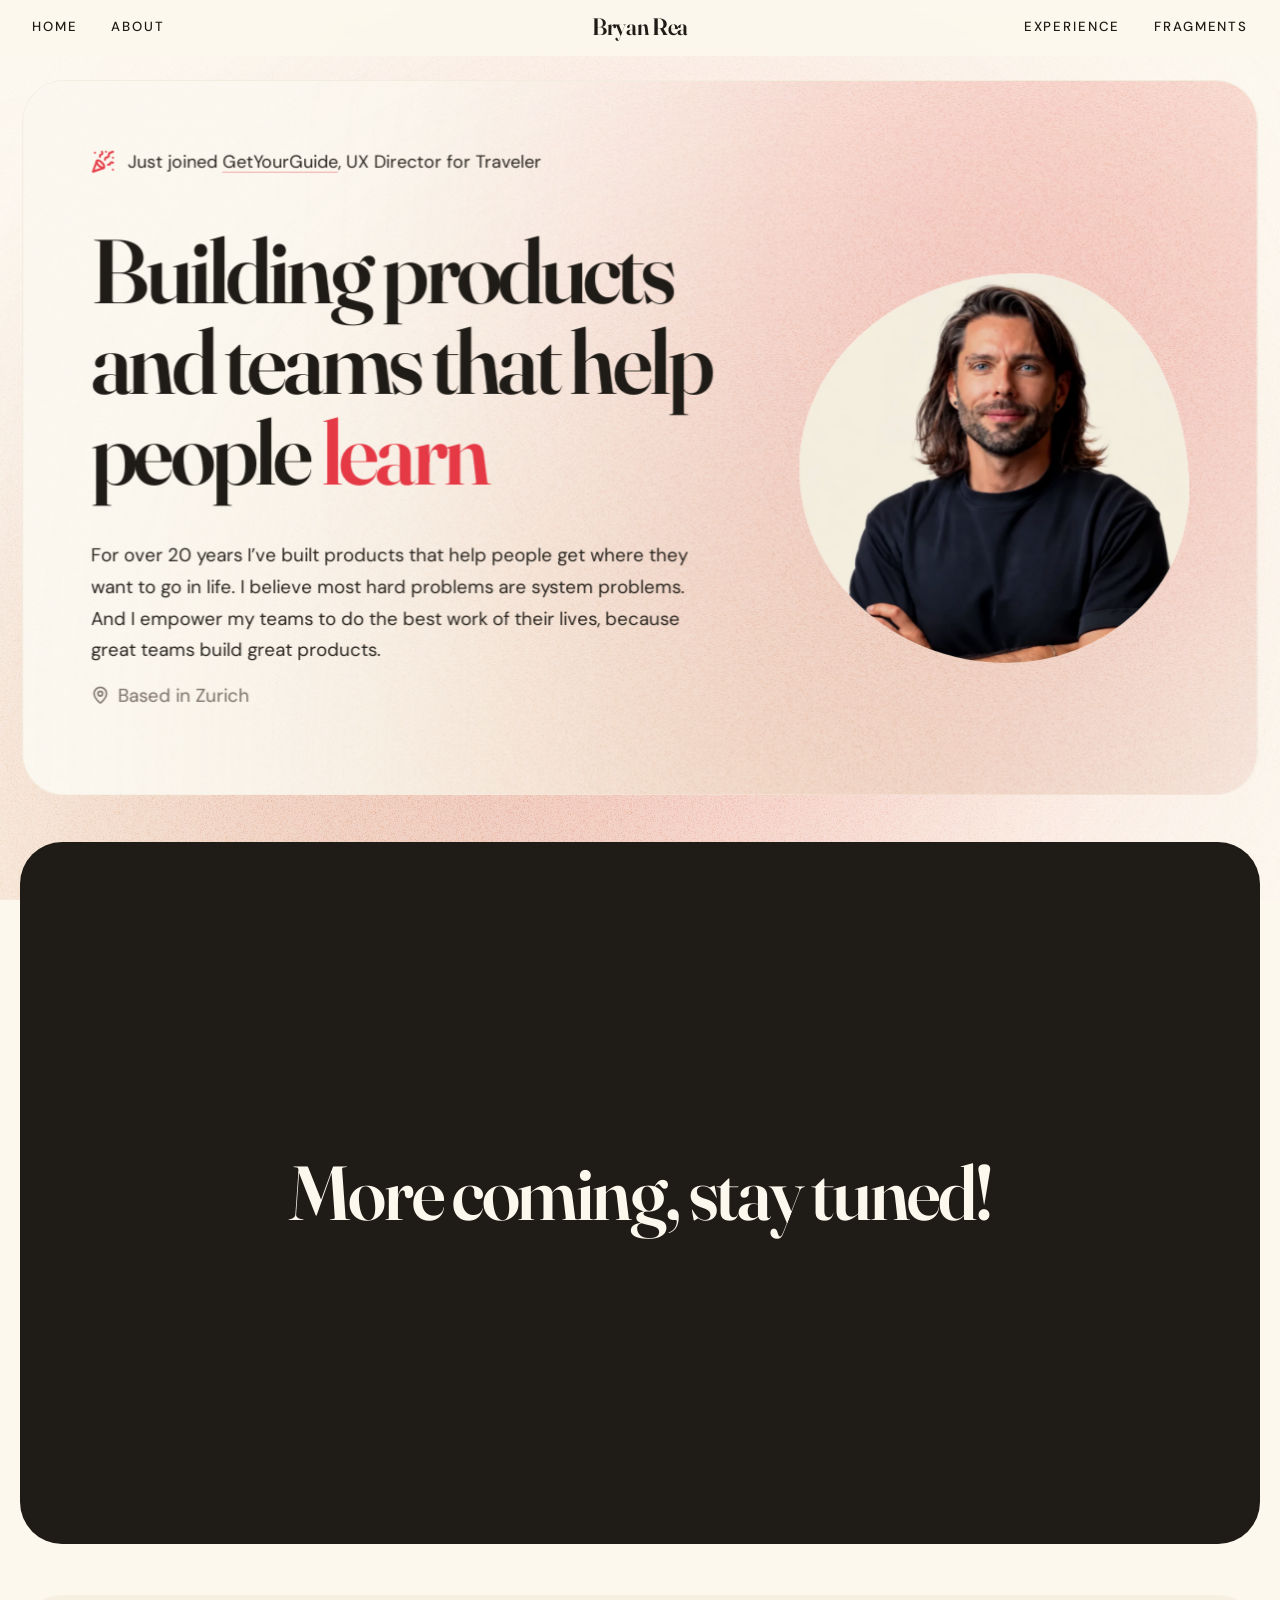
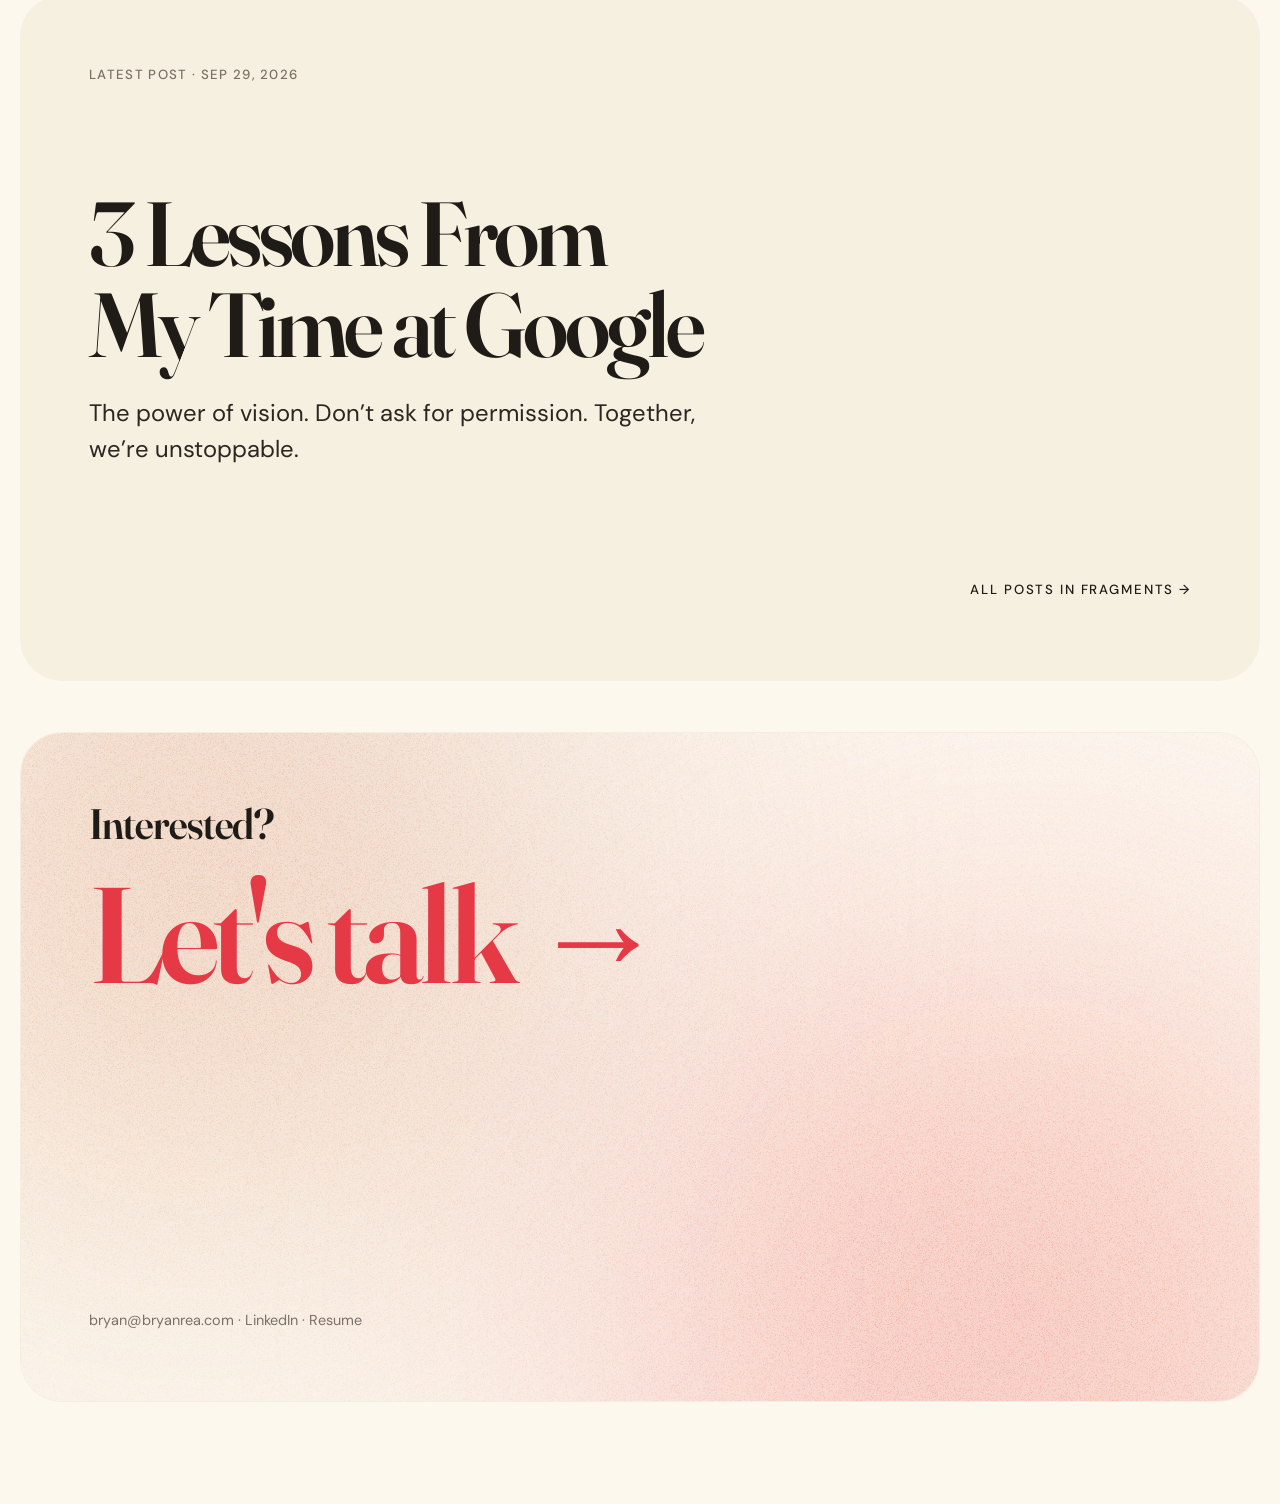
<file: index.html>
<!DOCTYPE html>
<html lang="en">
  <head>
    <meta charset="UTF-8" />
    <meta name="viewport" content="width=device-width, initial-scale=1.0" />
    <meta
      name="keywords"
      content="user experience, ux, uxd, design, interaction design, portfolio"
    />
    <title>Bryan Rea. Designing in Systems.</title>
    <meta
      name="description"
      content="Experienced design leader with a passion for empowering people to achieve their dreams. Let's build exceptional experiences together."
    />
    <script type="application/ld+json">
      {
        "@context": "https://schema.org",
        "@type": "WebSite",
        "name": "Bryan Rea. Designing in Systems.",
        "url": "https://bryanrea.com/"
      }
    </script>
    <link rel="stylesheet" href="reset.css" />
    <link rel="stylesheet" href="shared/css/shared.css?v=f3f1417" />
    <link rel="stylesheet" href="style.css?v=f3f1417" />
    <link rel="preconnect" href="https://fonts.googleapis.com" />
    <link rel="preconnect" href="https://fonts.gstatic.com" crossorigin />
    <link
      href="https://fonts.googleapis.com/css2?family=Fraunces:opsz,wght@9..144,400..700&family=DM+Sans:ital,opsz,wght@0,9..40,400..600;1,9..40,400..600&display=swap"
      rel="stylesheet"
    />
    <script
      src="https://cdn.usefathom.com/script.js"
      data-site="VBYEXRMM"
      defer
    ></script>
  </head>
  <body>
    <a href="#main" class="skip-link">Skip to content</a>

    <div class="background" aria-hidden="true">
      <div class="circle circle-1"></div>
      <div class="circle circle-2"></div>
      <div class="noise"></div>
    </div>

    <nav class="nav" aria-label="Site">
      <div class="nav-inner">
        <div class="nav-group nav-start">
          <a href="/">Home</a>
          <a href="/about">About</a>
        </div>

        <a href="/" class="nav-title display display--sm">Bryan Rea</a>

        <div class="nav-group nav-end">
          <a href="/experience">Experience</a>
          <a href="/fragments">Fragments</a>
        </div>
      </div>
    </nav>

    <!-- Stacked cards: each section sticks under the nav and is covered by the
         next. js/stacked-cards.js scales and dims the covered ones. -->
    <main class="home" id="main">
      <section class="card card--intro" data-card aria-labelledby="who">
        <div class="background background--contained" aria-hidden="true">
          <div class="circle circle-1"></div>
          <div class="circle circle-2"></div>
          <div class="noise"></div>
        </div>
        <!-- News callout: time-bound, so it sits apart from the card's
             evergreen headline and text. Drop it when it's no longer news. -->
        <div class="callout">
          <span class="callout-icon" aria-hidden="true">
            <!-- Lucide "party-popper" (lucide.dev/icons/party-popper, ISC) -->
            <svg class="icon" xmlns="http://www.w3.org/2000/svg" width="24" height="24" viewBox="0 0 24 24" fill="none" stroke="currentColor" stroke-width="2" stroke-linecap="round" stroke-linejoin="round" focusable="false">
              <path d="M5.8 11.3 2 22l10.7-3.79" />
              <path d="M4 3h.01" />
              <path d="M22 8h.01" />
              <path d="M15 2h.01" />
              <path d="M22 20h.01" />
              <path d="m22 2-2.24.75a2.9 2.9 0 0 0-1.96 3.12c.1.86-.57 1.63-1.45 1.63h-.38c-.86 0-1.6.6-1.76 1.44L14 10" />
              <path d="m22 13-.82-.33c-.86-.34-1.82.2-1.98 1.11c-.11.7-.72 1.22-1.43 1.22H17" />
              <path d="m11 2 .33.82c.34.86-.2 1.82-1.11 1.98C9.52 4.9 9 5.52 9 6.23V7" />
              <path d="M11 13c1.93 1.93 2.83 4.17 2 5-.83.83-3.07-.07-5-2-1.93-1.93-2.83-4.17-2-5 .83-.83 3.07.07 5 2Z" />
            </svg>
          </span>
          <p>
            Just joined
            <a href="https://www.getyourguide.com/">GetYourGuide</a>, UX Director
            for Traveler
          </p>
        </div>
        <div class="intro-body">
          <div class="intro-text">
            <h1 id="who" class="display display--xxl">
              Building products and teams that help people
              <!-- Cycles through the verbs once, then rests on the last.
                   Screen readers get the static sentence via the hidden copy;
                   without JS or with reduced motion, "thrive" just shows. -->
              <span class="verb-cycle" data-verb-cycle aria-hidden="true">
                <!-- Keep each word no wider than "connect": the longest one sets
                     the box, and wider ones push the headline to a 4th line. -->
                <span>connect</span>
                <span>create</span>
                <span>learn</span>
                <span>explore</span>
                <span>travel</span>
                <span>share</span>
                <span>grow</span>
                <span>dream</span>
                <span class="is-current">thrive<svg class="verb-underline" viewBox="0 0 200 20" preserveAspectRatio="none" focusable="false"><path d="M3 13 C 40 6, 92 5, 132 8 S 184 14, 197 7" pathLength="1" /></svg></span>
              </span>
              <span class="visually-hidden">thrive</span>
            </h1>
            <div class="intro-copy">
              <p>
                For over 20 years I’ve built products that help people get where
                they want to go in life. I believe most hard problems are
                system problems. And I empower my teams to do the best work of
                their lives, because great teams build great products.
              </p>
              <p class="intro-location">
                <!-- Lucide "map-pin" (lucide.dev/icons/map-pin, ISC) -->
                <svg class="icon icon--inline" xmlns="http://www.w3.org/2000/svg" width="24" height="24" viewBox="0 0 24 24" fill="none" stroke="currentColor" stroke-width="2" stroke-linecap="round" stroke-linejoin="round" aria-hidden="true" focusable="false">
                  <path d="M20 10c0 4.993-5.539 10.193-7.399 11.799a1 1 0 0 1-1.202 0C9.539 20.193 4 14.993 4 10a8 8 0 0 1 16 0" />
                  <circle cx="12" cy="10" r="3" />
                </svg>
                <span>Based in Zurich</span>
              </p>
            </div>
          </div>
          <div class="portrait">
            <img src="img/headshot.webp?v=f3f1417" alt="Bryan Rea" width="880" height="880" decoding="async" />
          </div>
        </div>
      </section>

      <section class="card card--dark card--center" data-card aria-labelledby="work">
        <h2 id="work" class="display display--xl">More coming, stay tuned!</h2>
        <!-- Placeholder for now. The original "Products used by billions"
             content is parked below, inert, until it's ready to come back:
             move it out of the <template> and switch the card back to
             card--soft (no card--center) to restore it. Its CSS (.app-list
             etc.) was removed — bring it back from git history too. -->
        <template>
          <h2 id="work" class="display display--xl">Products used by billions.</h2>
          <!-- TODO: swap the initials for real app icons. Add one image per app
               under shared/img/apps/ (e.g. getyourguide.png) and replace each
               .app-icon's text with an <img alt=""> — the tile stays decorative
               since the name is printed beneath it. -->
          <ul class="app-list">
            <li class="app">
              <div class="app-icon" aria-hidden="true">Gy</div>
              <span class="app-name">GetYourGuide</span>
              <span class="app-role">UX Director</span>
            </li>
            <li class="app">
              <div class="app-icon" aria-hidden="true">Ys</div>
              <span class="app-name">YouTube Studio</span>
              <span class="app-role">Head of UX</span>
            </li>
            <li class="app">
              <div class="app-icon" aria-hidden="true">Ga</div>
              <span class="app-name">G Suite Assistant</span>
              <span class="app-role">Senior UX Lead</span>
            </li>
            <li class="app">
              <div class="app-icon" aria-hidden="true">Gm</div>
              <span class="app-name">Gmail + Inbox</span>
              <span class="app-role">UX Lead</span>
            </li>
            <li class="app">
              <div class="app-icon" aria-hidden="true">Pm</div>
              <span class="app-name">Play Music</span>
              <span class="app-role">UX Designer</span>
            </li>
            <li class="app">
              <div class="app-icon" aria-hidden="true">An</div>
              <span class="app-name">Android</span>
              <span class="app-role">UX Designer</span>
            </li>
            <li class="app">
              <div class="app-icon" aria-hidden="true">Sh</div>
              <span class="app-name">Shopping.com</span>
              <span class="app-role">Interaction Designer</span>
            </li>
          </ul>
        </template>
      </section>

      <!-- Latest post is hand-written for now: update the label, title, link
           and excerpt when a new post ships. -->
      <section class="card card--soft" data-card aria-labelledby="latest">
        <p class="label">Latest post · Sep 29, 2026</p>
        <div class="latest-body">
          <h2 id="latest" class="display display--xxl card-headline latest-title">
            <a href="/fragments/post/lessons-from-google">3 Lessons From My Time at Google</a>
          </h2>
          <p class="latest-excerpt">
            The power of vision. Don’t ask for permission. Together, we’re
            unstoppable.
          </p>
        </div>
        <a href="/fragments" class="card-link latest-all">All posts in Fragments →</a>
      </section>

      <section class="card card--contact" data-card aria-labelledby="talk">
        <div class="background background--contained" aria-hidden="true">
          <div class="circle circle-1"></div>
          <div class="circle circle-2"></div>
          <div class="noise"></div>
        </div>
        <div class="contact-body">
          <h2 id="talk" class="display display--lg">Interested?</h2>
          <a href="mailto:bryan@bryanrea.com" class="display display--hero contact-cta">Let's talk →</a>
        </div>
        <p class="contact-meta">
          bryan@bryanrea.com ·
          <a href="https://www.linkedin.com/in/bryanrea/">LinkedIn</a> ·
          <a href="/resume.pdf">Resume</a>
        </p>
      </section>
      <!-- Parked for later: the case-study and philosophy cards. Inert inside
           a <template>, and placed after the last card so it doesn't shift
           the cards' :nth-child stagger. Move a card back above to restore,
           along with its CSS (.stats, .case-cta, .card--split, .principle…)
           from git history. -->
      <template>
        <section class="card card--dark" data-card aria-labelledby="case">
          <h2 id="case" class="display display--xl card-headline">
            From a dumping ground of features to a creative partner.
          </h2>
          <div class="case-footer">
            <dl class="stats">
              <div class="stat">
                <dt>creators served</dt>
                <dd class="display">100M+</dd>
              </div>
              <div class="stat">
                <dt>mobile usage</dt>
                <dd class="display">2x</dd>
              </div>
              <div class="stat">
                <dt>weekly active channels</dt>
                <dd class="display">+20%</dd>
              </div>
              <div class="stat">
                <dt>first-time uploaders</dt>
                <dd class="display">+10%</dd>
              </div>
            </dl>
            <!-- TODO: /youtube-studio doesn't exist yet — this 404s until the
                 case study page is built. -->
            <p>
              <a href="/youtube-studio" class="pill case-cta">Read the case study →</a>
            </p>
          </div>
        </section>

        <section class="card card--split" data-card aria-labelledby="lead">
          <div class="card-heading">
            <h2 id="lead" class="display display--xl">How I lead</h2>
            <p class="philosophy-lede">
              Know where you're going, why it matters, and repeat it until
              everyone else does too.
            </p>
          </div>
          <ol class="principles">
            <li class="principle">
              <span class="display display--sm display--accent">01</span>
              <span class="principle-body">
                <span class="display display--md">Clarity and conviction</span>
                <span>What are we doing, and why are we doing it.</span>
              </span>
            </li>
            <li class="principle">
              <span class="display display--sm display--accent">02</span>
              <span class="principle-body">
                <span class="display display--md">Guardrails, not gates</span>
                <span>The best results come from teams hungry to solve the problem.</span>
              </span>
            </li>
            <li class="principle">
              <span class="display display--sm display--accent">03</span>
              <span class="principle-body">
                <span class="display display--md">Care deeply</span>
                <span>A culture where people care about the user and each other.</span>
              </span>
            </li>
            <li class="principle">
              <span class="display display--sm display--accent">04</span>
              <span class="principle-body">
                <span class="display display--md">Design as a differentiator</span>
                <span>Design creates value for the company and for its users.</span>
              </span>
            </li>
          </ol>
        </section>
      </template>
    </main>

    <script src="shared/js/main.js?v=f3f1417" defer></script>
    <script src="js/stacked-cards.js?v=f3f1417" defer></script>
    <script src="js/verb-cycle.js?v=f3f1417" defer></script>
  </body>
</html>
</file>
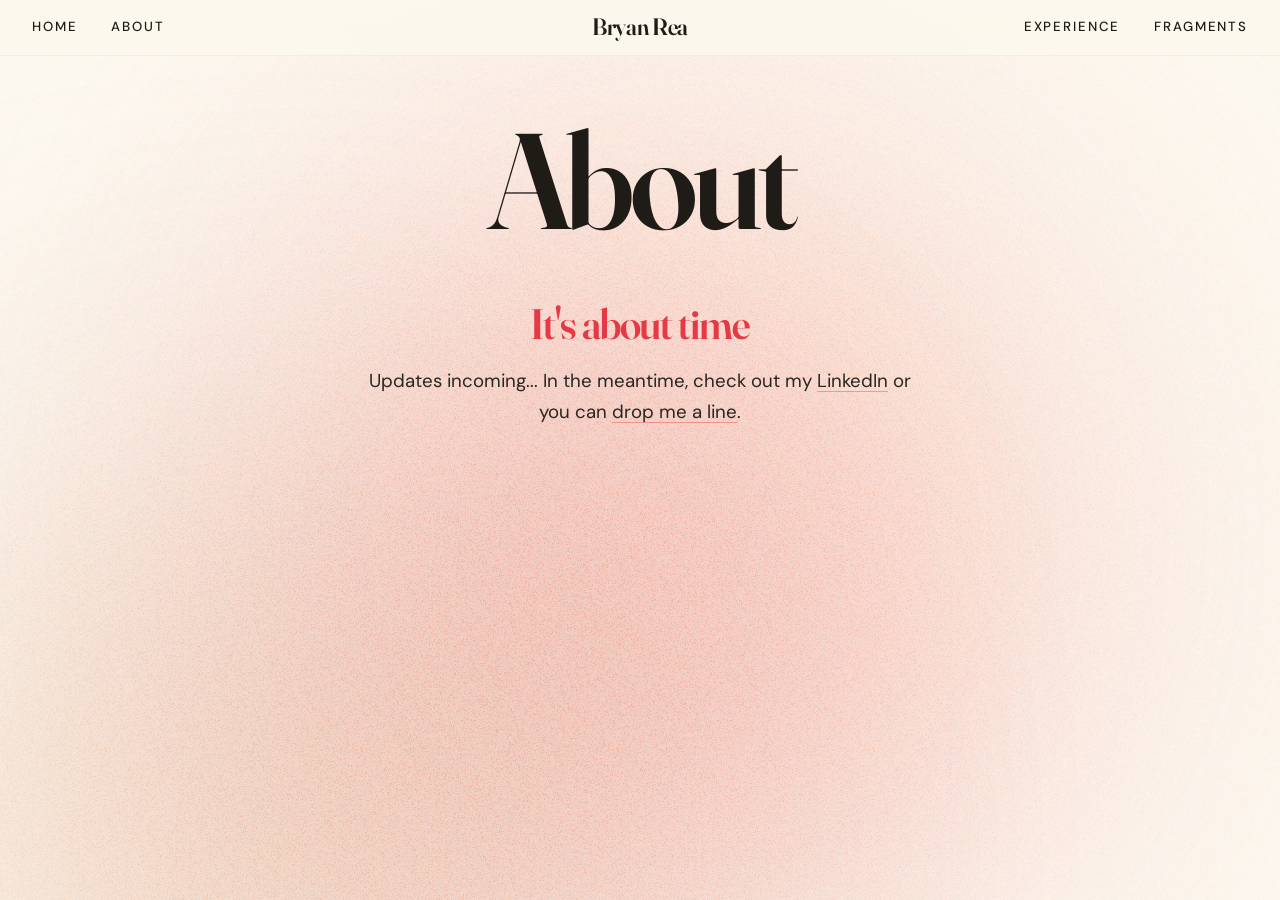
<file: about/index.html>
<!DOCTYPE html>
<html lang="en">
  <head>
    <meta charset="UTF-8" />
    <meta name="viewport" content="width=device-width, initial-scale=1.0" />
    <title>Bryan Rea. Designing in Systems.</title>
    <meta
      name="description"
      content="About Bryan Rea. A full about page is in the works."
    />
    <link rel="stylesheet" href="../reset.css" />
    <link rel="stylesheet" href="../shared/css/shared.css?v=f3f1417" />
    <link rel="stylesheet" href="../style.css?v=f3f1417" />
    <link rel="preconnect" href="https://fonts.googleapis.com" />
    <link rel="preconnect" href="https://fonts.gstatic.com" crossorigin />
    <link
      href="https://fonts.googleapis.com/css2?family=Fraunces:opsz,wght@9..144,400..700&family=DM+Sans:ital,opsz,wght@0,9..40,400..600;1,9..40,400..600&display=swap"
      rel="stylesheet"
    />
    <script
      src="https://cdn.usefathom.com/script.js"
      data-site="VBYEXRMM"
      defer
    ></script>
  </head>
  <body>
    <a href="#main" class="skip-link">Skip to content</a>

    <div class="background" aria-hidden="true">
      <div class="circle circle-1"></div>
      <div class="circle circle-2"></div>
      <div class="noise"></div>
    </div>

    <nav class="nav" aria-label="Site">
      <div class="nav-inner">
        <div class="nav-group nav-start">
          <a href="/">Home</a>
          <a href="/about">About</a>
        </div>

        <a href="/" class="nav-title display display--sm">Bryan Rea</a>

        <div class="nav-group nav-end">
          <a href="/experience">Experience</a>
          <a href="/fragments">Fragments</a>
        </div>
      </div>
    </nav>

    <header class="page-hero">
      <h1 class="display display--hero">About</h1>
    </header>

    <main class="content" id="main">
      <section class="section">
        <h2 class="display display--lg display--accent">It's about time</h2>
        <p>
          Updates incoming... In the meantime, check out my
          <a href="https://www.linkedin.com/in/bryanrea/">LinkedIn</a> 
          or you can
          <a href="mailto:bryan@bryanrea.com">drop me a line</a>.
        </p>
      </section>
    </main>

    <script src="../shared/js/main.js?v=f3f1417" defer></script>
  </body>
</html>
</file>
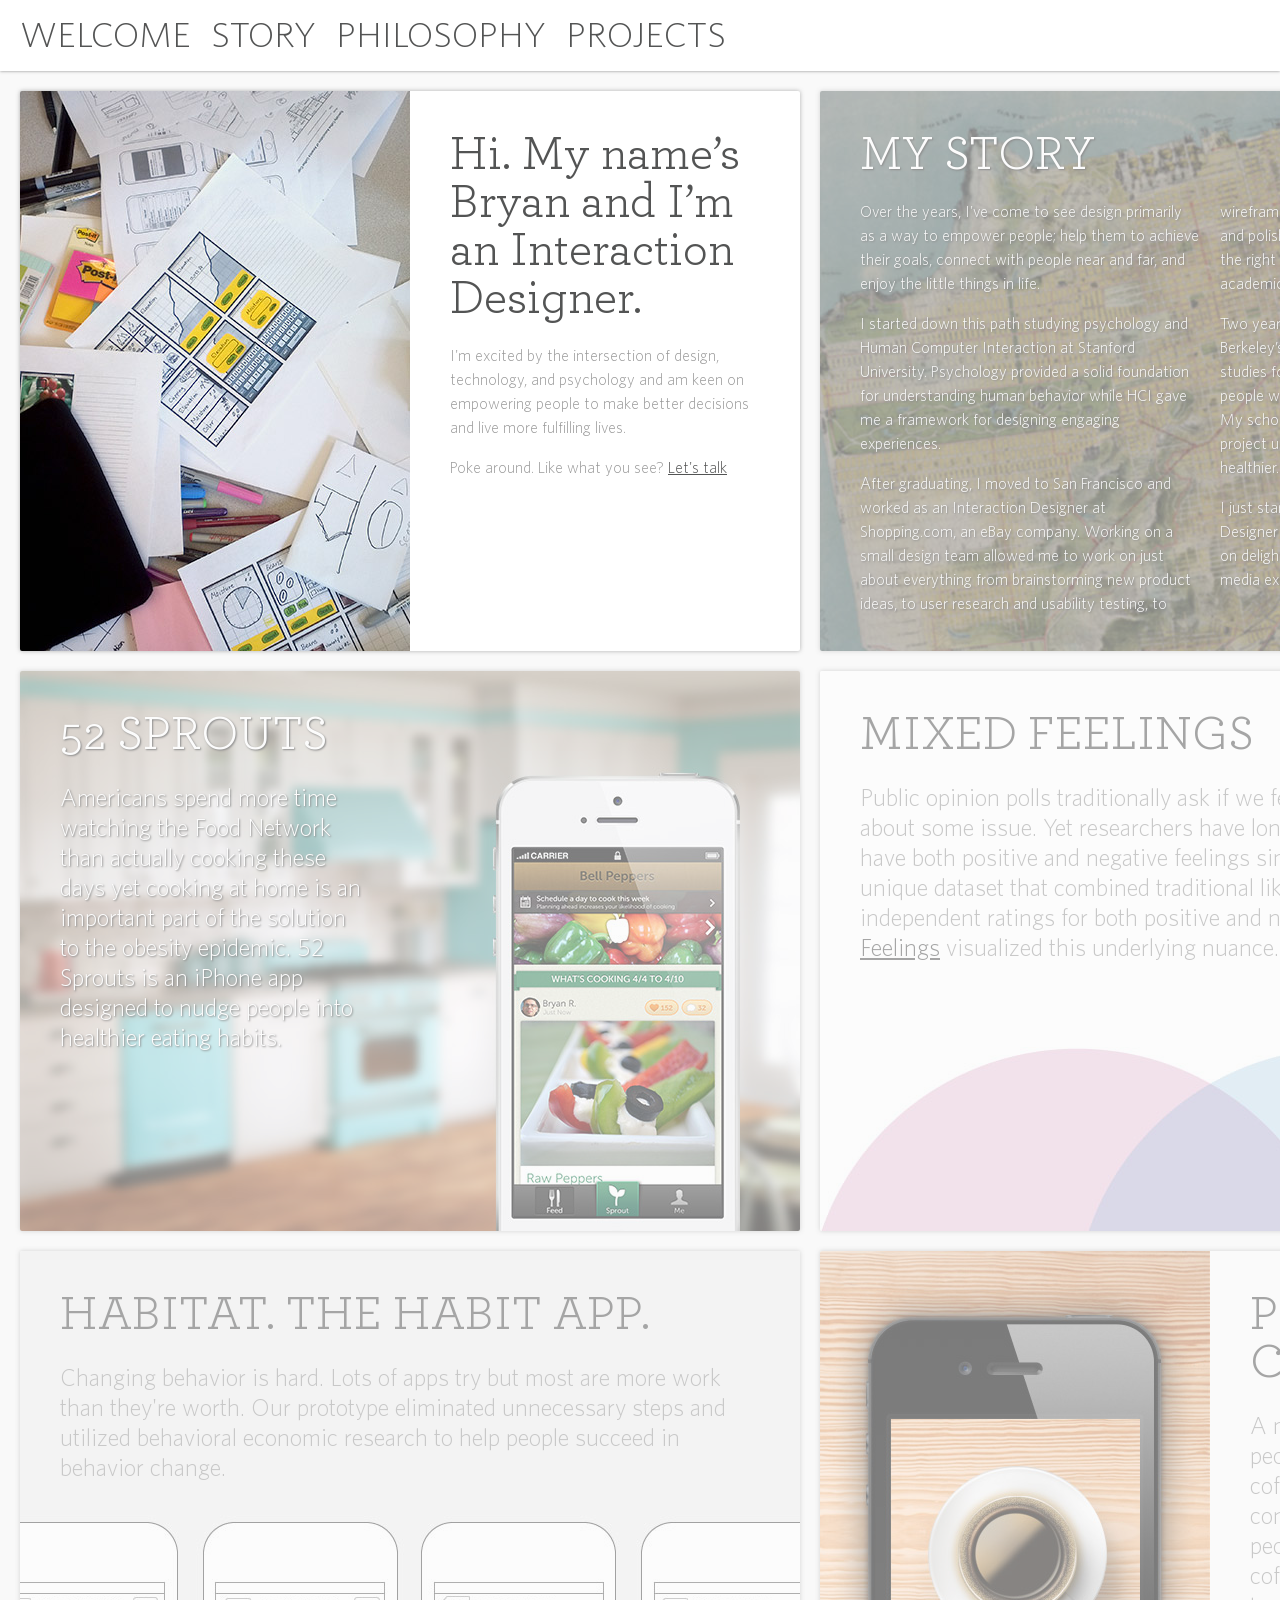
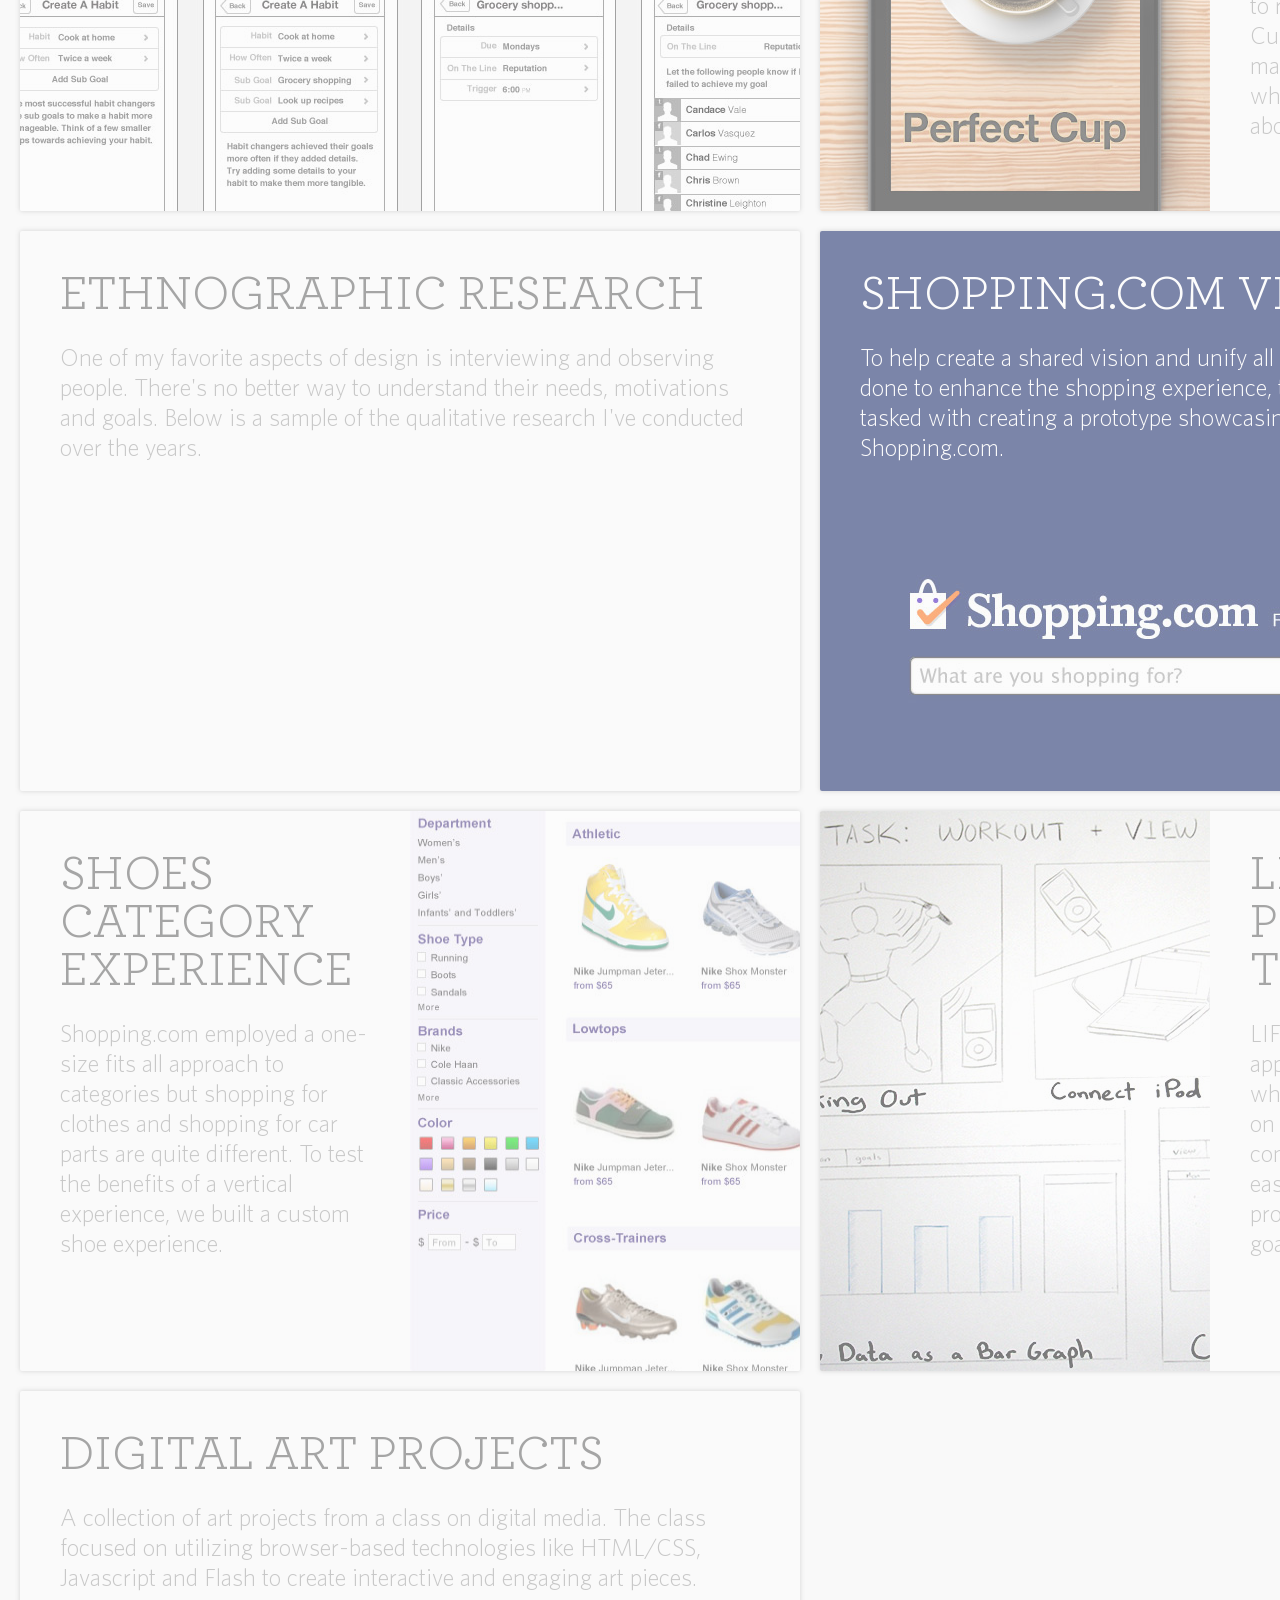
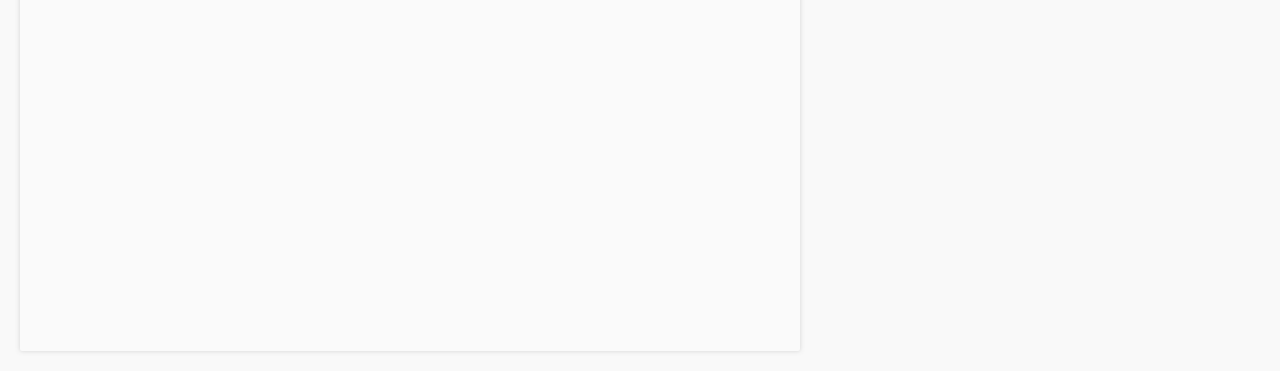
<file: archive/index.html>
<!DOCTYPE html>
<html lang="en">
<head>
    <meta charset="utf-8">
    <title>Bryan Rea | Interaction Designer</title>
    <meta name="description" content="Bryan Rea — archived design portfolio circa 2012, pre-Google work.">
    <meta name="viewport" content="width=device-width, initial-scale=1">
	<link rel="icon" type="image/png" href="img/favicon.png">

	<link rel="stylesheet" href="css/normalize.css">
	<link rel="stylesheet" href="css/main.css">

	<!-- Fathom Analytics -->
	<script src="https://cdn.usefathom.com/script.js" data-site="VBYEXRMM" defer></script>
</head>
<body>
	<header>
		<ul>
			<li id="welcome"><a href="#">WELCOME</a></li>
			<li id="me"><a href="#">STORY</a></li>
			<li id="philosophy"><a href="#">PHILOSOPHY</a></li>
			<li id="projects"><a href="#">PROJECTS</a>
				<ul>
					<li id="p0"><a href="#">52 SPROUTS</a></li>
					<li id="p1"><a href="#">MIXED FEELINGS</a></li>
					<li id="p2"><a href="#">MINDFUL SPENDING</a></li>
					<li id="p3"><a href="#">HABITAT. THE HABIT APP</a></li>
					<li id="p4"><a href="#">PERFECT CUP</a></li>
					<li id="p5"><a href="#">TWEETHEART</a></li>
					<li id="p6"><a href="#">ETHNOGRAPHIC RESEARCH</a></li>
					<li id="p7"><a href="#">SHOPPING.COM VISION</a></li>
					<li id="p8"><a href="#">PRODUCT PAGE, TAKE 2</a></li>
					<li id="p9"><a href="#">SHOES REDESIGN</a></li>
					<li id="p10"><a href="#">LIFT</a></li>
					<li id="p11"><a href="#">GREENCODE</a></li>
					<li id="p12"><a href="#">DIGITAL ART PROJECTS</a></li>
				</ul>
			</li>
		</ul>
	</header>
        
	<div id="container">
		<div id="scrollArea" class="scrollable">
          	
			<!-- intro slide -->
			<div id="slide0" class="slide focus">
				<div class="subslide">
					<div class="leftImage">
						<img src="img/ixd.jpg" alt="Typical Design-y Photo" width="390" height="560">
					</div>
					<div class="rightText">
						<h1>Hi. My name’s Bryan and I’m an Interaction Designer.</h1>
						<p>I'm excited by the intersection of design, technology, and psychology and am keen on empowering people to make better decisions and live more fulfilling lives.</p>
						<p>Poke around. Like what you see? <a href="mailto:bryan@bryanrea.com">Let's talk</a></p>
					</div>
				</div>
			</div>
            
			<!-- story slide -->
			<div id="slide1" class="slide unfocus">
				<div class="subslide">
					<div class="backgroundImage">
						<img src="img/map.jpg" alt="San Francisco Map" width="780" height="560">
					</div>
					<div class="centerText">
						<h1 class="white shadow">MY STORY</h1>
						<div class="threeColumn white shadow">
							<p>Over the years, I've come to see design primarily as a way to empower people; help them to achieve their goals, connect with people near and far, and enjoy the little things in life.</p>
							<p>I started down this path studying psychology and Human Computer Interaction at Stanford University. Psychology provided a solid foundation for understanding human behavior while HCI gave me a framework for designing engaging experiences.</p>
							<p>After graduating, I moved to San Francisco and worked as an Interaction Designer at Shopping.com, an eBay company. Working on a small design team allowed me to work on just about everything from brainstorming new product ideas, to user research and usability testing, to wireframing and prototyping, to final visual design and polish. After four years of helping people find the right product at the best price, I got the academic itch again and headed back to school.</p>
							<p>Two years later, I recieved a Master's from UC Berkeley’s School of Information. My graduate studies focused on using technology to assist people with behavior change and decision-making. My school work culminated in a final capstone project using the iPhone to help people eat healthier.</p>
							<p>I just started an exciting new job as a Interaction Designer on Google Play Music and will be focusing on delighting people with beautiful and immersive media experiences.</p>
						</div>
					</div>
				</div>
			</div>
            
			<!-- philosophy slide -->
			<div id="slide2" class="slide unfocus">
				<div class="navigationLeft"></div>
				<div class="navigationRight"></div>
				<div id="ss2" class="slideshowContainer">
					
					<div class="slideshow">
						
						<div class="subslide">
							<div class="leftText">
								<h1>PHILOSOPHY</h1>
								<h2>Define</h2>
								<p>To create a great design solution, we first need to know the problem. This observation might seem trivial but it’s amazing how often we jump to solutions before we understand why. This step in the process is all about asking questions. Ask why five times and you'll just begin to scratch the surface.</p>
								<p>Defining involves exploration, research, interviews, competitive analysis and a healthy dose of skepticism. The initial understanding of the problem should evolve and mature throughout the project.</p>
							</div>
							<div class="rightImage">
								<img src="img/books.jpg" alt="Books on a bookshelf" width="390" height="560">
							</div>
						</div>
						
						<div class="subslide">
							<div class="leftText">
								<h1>PHILOSOPHY</h1>
								<h2>Discover</h2>
								<p>With an understanding of the problem, it’s time to talk to people. Through interviews and observation, we learn their needs, goals, and motivations. We also discover when and where the need arises. Talking to people allows us to understand their world allowing us to empathize.</p>
								<p>We should leave this phase with a deep understanding of the people who will ultimately be affected by the product or service we create. We begin to see the problem through their eyes and develop an intuitive sense of their needs and how they might react to or interact with the product.</p>
							</div>
							<div class="rightImage">
								<img src="img/discover.jpg" alt="Jonathan Snow Map of Cholera Outbreak" width="390" height="560">
							</div>
						</div>
						
						<div class="subslide">
							<div class="leftText">
								<h1>PHILOSOPHY</h1>
								<h2>Synthesize</h2>
								<p>We begin synthesizing information by looking for patterns, insights and connections to guide design decisions. Artifacts often include affinity diagrams, personas, scenarios, use cases, frameworks, and opportunity/cost matrices.</p>
								<p>It’s all too easy to draw surface level conclusions when looking over the data (e.g. users didn’t click because the button wasn’t big enough). We must look beyond the surface to tease out the underlying motivations behind observed behavior (e.g. users didn’t click because they were exhausted from work and wanted to be with their family).</p>
							</div>
							<div class="rightImage">
								<img src="img/synth.jpg" alt="CYMK diagram" width="390" height="560">
							</div>
						</div>
						
						<div class="subslide">
							<div class="leftText">
								<h1>PHILOSOPHY</h1>
								<h2>Construct</h2>
								<p>It’s finally time to put pen to paper; sketching, wireframing, making mocks and prototyping solutions. Iterate. Iterate. Iterate. Iteration is key during the next few phases. Ideally, we’ll construct, test and refine many times throughout the project as we hone in on the solution.</p>
								<p>Prototyping is one of the best ways to build consensus. Describing a feature with words leads to misunderstandings and different interpretations of the same idea. Prototypes remove the ambiguity and allow the team to experience the idea as a user might.</p>
							</div>
							<div class="rightImage">
								<img src="img/prototype.jpg" alt="Model Bridge" width="390" height="560">
							</div>
						</div>
						
						<div class="subslide">
							<div class="leftText">
								<h1>PHILOSOPHY</h1>
								<h2>Refine</h2>
								<p>After generating several possible solutions, we can test the ideas and see how well they meet users' needs. Interfaces and products don’t meaningfully exist until people use them so it’s an essential part of the process to test out the ideas before fully developing them. Testing lets us see what works, what needs refinement and where we need to start fresh.</p>
								<p>Testing and refining often get skipped in order to move faster. While skipping might lead to an earlier release, it ends up costing more time in the long run as the product will most likely need to be redesigned later. Measure twice, cut once.</p>
							</div>
							<div class="rightImage">
								<img src="img/tools.jpg" alt="Tools" width="390" height="560">
							</div>
						</div>
						
						<div class="subslide">
							<div class="leftText">
								<h1>PHILOSOPHY</h1>
								<h2>Reflect</h2>
								<p>Typically referred to as a post mortem, this is the time to take a step back and evaluate how the project went to determine if there are ways to improve things for the next time or if there were learnings that should be persisted going forward.</p>
							</div>
								<div class="rightImage">
									<img src="img/reflect.jpg" alt="Refelction" width="390" height="560">
								</div>
							</div>
						</div>
					</div>
			</div>
			
			<!-- 52sprouts slide -->
			<div id="slide3" class="slide unfocus">
				<div id="ss3" class="slideshowContainer">
					<div class="slideshow">
						<div class="subslide">
							<div class="backgroundImage">
								<img src="img/52sprouts1.jpg" alt="52 Sprouts iPhone app in the Kitchen" width="780" height="560">
							</div>
							<div class="leftText">
								<h1 class="white shadow">52 SPROUTS</h1>
								<h3 class="white shadow">Americans spend more time watching the Food Network than actually cooking these days yet cooking at home is an important part of the solution to the obesity epidemic. 52 Sprouts is an iPhone app designed to nudge people into healthier eating habits.</h3>
							</div>
						</div>
						<div class="subslide"></div>
						<div class="subslide"></div>
					</div>
				</div>
			</div>
			
			<!-- mixed feeligns slide -->
			<div id="slide4" class="slide unfocus">
				<div id="ss4" class="slideshowContainer">
					<div class="slideshow">
						<div class="subslide">
							<div class="backgroundImage">
								<img src="img/mixed_feelings_venn.jpg" alt="Mixed Feelings website logo" width="780" height="560">
							</div>
							<div class="centerText">
								<h1>MIXED FEELINGS</h1>
								<h3>Public opinion polls traditionally ask if we feel positive or negative about some issue. Yet researchers have long acknowledged we often have both positive and negative feelings simultaneously. Using a unique dataset that combined traditional likert-scale ratings along with independent ratings for both positive and negative feelings, <a href="http://mixedfeelings.us" target="_blank">Mixed Feelings</a> visualized this underlying nuance.</h3>
							</div>
						</div>
						<div class="subslide"></div>
						<div class="subslide"></div>
					</div>
				</div>
			</div>
			
			<!-- mindful spending -->
			<div id="slide5" class="slide unfocus">
				<div class="subslide">
					<div class="leftText">
						<h1>MINDFUL SPENDING</h1>
						<h3>As of June 2013, Americans have close to $850 billion in outstanding credit card debt. <a href="towards_more_mindful_spending.pdf" target="_blank">This research paper</a> looked at the affordances of credit cards that make going into debt so easy and recommended a fundamental redesign of the credit card to empower people to make better financial decisions.</h3>
					</div>
					<div class="rightImage">
						<img src="img/money.jpg" alt="A stack of $100 bill" width="390" height="560">
					</div>
				</div>
			</div>
			
			<!-- habitat -->
			<div id="slide6" class="slide unfocus">
				<div id="ss6" class="slideshowContainer">
					<div class="slideshow">
						<div class="subslide">
							<div class="backgroundImage">
								<img src="img/habitat1.jpg" alt="Habitat wireframes" width="780" height="560">
							</div>
							<div class="centerText">
								<h1>HABITAT. THE HABIT APP.</h1>
								<h3>Changing behavior is hard. Lots of apps try but most are more work than they're worth. Our prototype eliminated unnecessary steps and utilized behavioral economic research to help people succeed in behavior change.</h3>
							</div>
						</div>
						<div class="subslide"></div>
						<div class="subslide"></div>
					</div>
				</div>
			</div>
				
			<!-- perfect cup -->
			<div id="slide7" class="slide unfocus">
				<div class="rightText">
					<h1>PERFECT CUP</h1>
					<h3>A mobile prototype helping people discover their favorite coffees and connect with other connoisseurs. We found most people had trouble evaluating coffee and lacked a simple way to refine their palette. Perfect Cup solved both problems by making it easy to remember what you loved (or hated) about your last cup.</h3>
				</div>
				<div class="leftImage">
					<img src="img/perfect_cup1.jpg" alt="Coffee on a wood table" width="390" height="560">
				</div>
			</div>
				
			<!-- tweetheart -->
			<div id="slide8" class="slide unfocus">
				<div class="backgroundImage">
					<img src="img/tweetheart.jpg" alt="Tweetheart logo" width="780" height="560">
				</div>
				<div class="centerText">
					<h1>TWEETHEART</h1>
					<h3>A fun little project exploring the (now deprecated) Twitter v1 API where you can input two Twitter usernames to determine if it's a match made in Twitter heaven. Using Jaccard similarity, we created a compatabtility rating comparing @mentions, #hashtags, followers, follwing and location tweets of the pairs' last 200 tweets.</h3>
				</div>
			</div>
			
			<!-- ethnographic research -->
			<div id="slide9" class="slide unfocus">
				<div class="centerText">
					<h1>ETHNOGRAPHIC RESEARCH</h1>
					<h3>One of my favorite aspects of design is interviewing and observing people. There's no better way to understand their needs, motivations and goals. Below is a sample of the qualitative research I've conducted over the years.</h3>
				</div>
			</div>
			
			<!-- shopping.com vision -->
			<div id="slide10" class="slide unfocus">
				<div class="backgroundImage">
					<img src="img/shopping_vision1.jpg" alt="Shopping.com homepage" width="780" height="560">
				</div>
				<div class="centerText">
					<h1 class="white">SHOPPING.COM VISION</h1>
					<h3 class="white">To help create a shared vision and unify all the work that was being done to enhance the shopping experience, the design department was tasked with creating a prototype showcasing the future of Shopping.com.</h3>
				</div>
			</div>
			
			<!-- shopping.com product page -->
			<div id="slide11" class="slide unfocus">
				<div class="rightImage">
					<img src="img/product_page1.jpg" alt="Shopping.com homepage" width="390" height="560">
				</div>
				<div class="leftText">
					<h1>PRODUCT PAGE, TAKE 2</h1>
					<h3>As Shopping.com moved away from simple price comparison towards helping shoppers figure out what to buy, the product page needed to be completely overhauled to show more than just the stores selling the product.</h3>
				</div>
			</div>
			
			<!-- shoes redesign -->
			<div id="slide12" class="slide unfocus">
				<div class="rightImage">
					<img src="img/shoes_redesign1.jpg" alt="Shopping.com Shoes Search Results" width="390" height="560">
				</div>
				<div class="leftText">
					<h1>SHOES CATEGORY EXPERIENCE</h1>
					<h3>Shopping.com employed a one-size fits all approach to categories but shopping for clothes and shopping for car parts are quite different. To test the benefits of a vertical experience, we built a custom shoe experience.</h3>
				</div>
			</div>
			
			<!-- lift -->
			<div id="slide13" class="slide unfocus">
				<div class="leftImage">
					<img src="img/lift1.jpg" alt="Lift Storyboard" width="390" height="560">
				</div>
				<div class="rightText">
					<h1>LIFT. IPOD PERSONAL TRAINER</h1>
					<h3>LIFT was a personal training app designed to fit on a scroll-wheel iPod to track workouts on the go. The  desktop component allowed users to easily create workouts, monitor progress, get suggestions, set goals, and more!</h3>
				</div>
			</div>
			
			<!-- greencode -->
			<div id="slide14" class="slide unfocus">
				<div class="backgroundImage">
					<img src="img/greencode.jpg" alt="Greencode Logo" width="780" height="560">
				</div>
				<div class="rightText">
					<h1>GREENCODE</h1>
					<h3>Greencode was a designed to let shoppers quickly find “green” alternatives on the go. Shoppers expressed a desire to make better decisions but lacked information. A mobile solution using a cellphone overcame those barriers.</h3>
				</div>
			</div>
			
			<!-- greencode -->
			<div id="slide15" class="slide unfocus">
				<div class="backgroundImage">
				</div>
				<div class="centerText">
					<h1>DIGITAL ART PROJECTS</h1>
					<h3>A collection of art projects from a class on digital media. The class focused on utilizing  browser-based technologies like HTML/CSS, Javascript and Flash to create interactive and engaging art pieces.</h3>
				</div>
			</div>
            
		</div>
	</div>
	<div id="footer"></div>
		
	<script src="js/main.js" defer></script>
</body>
</html>
</file>
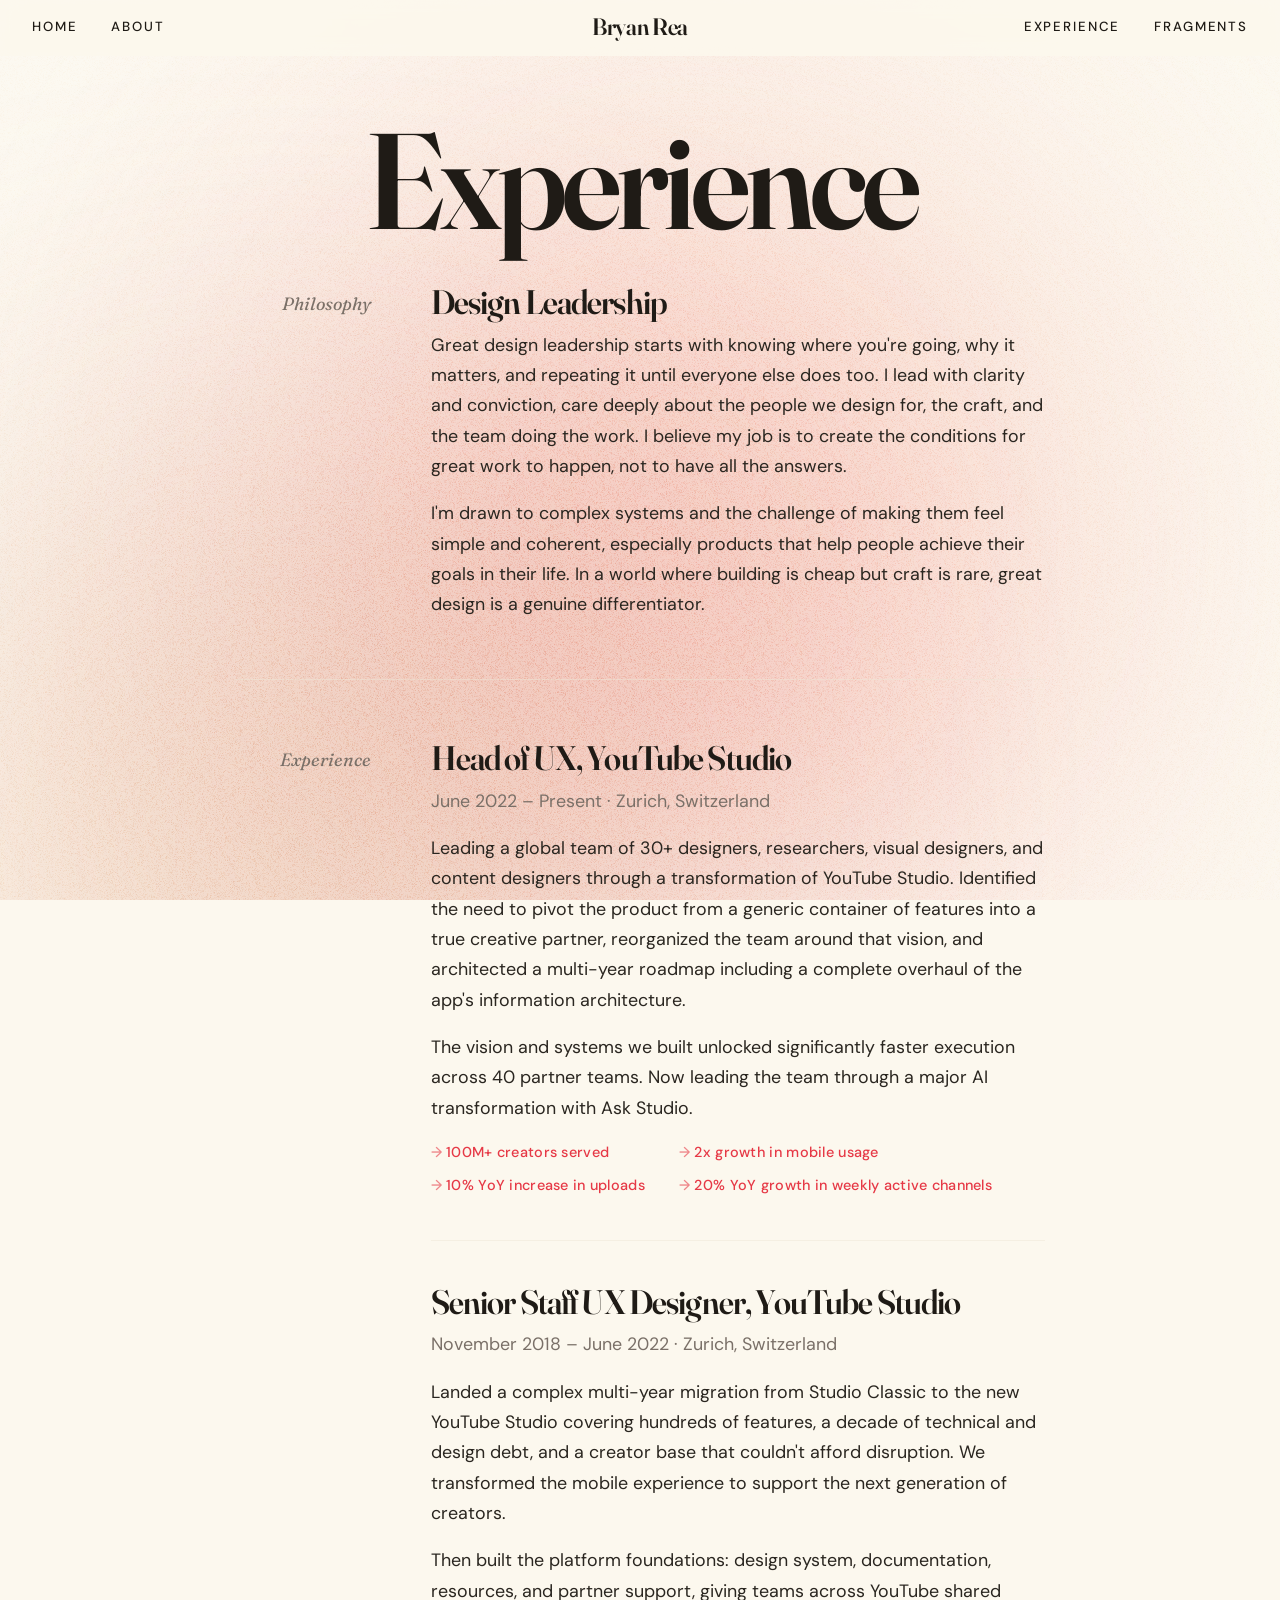
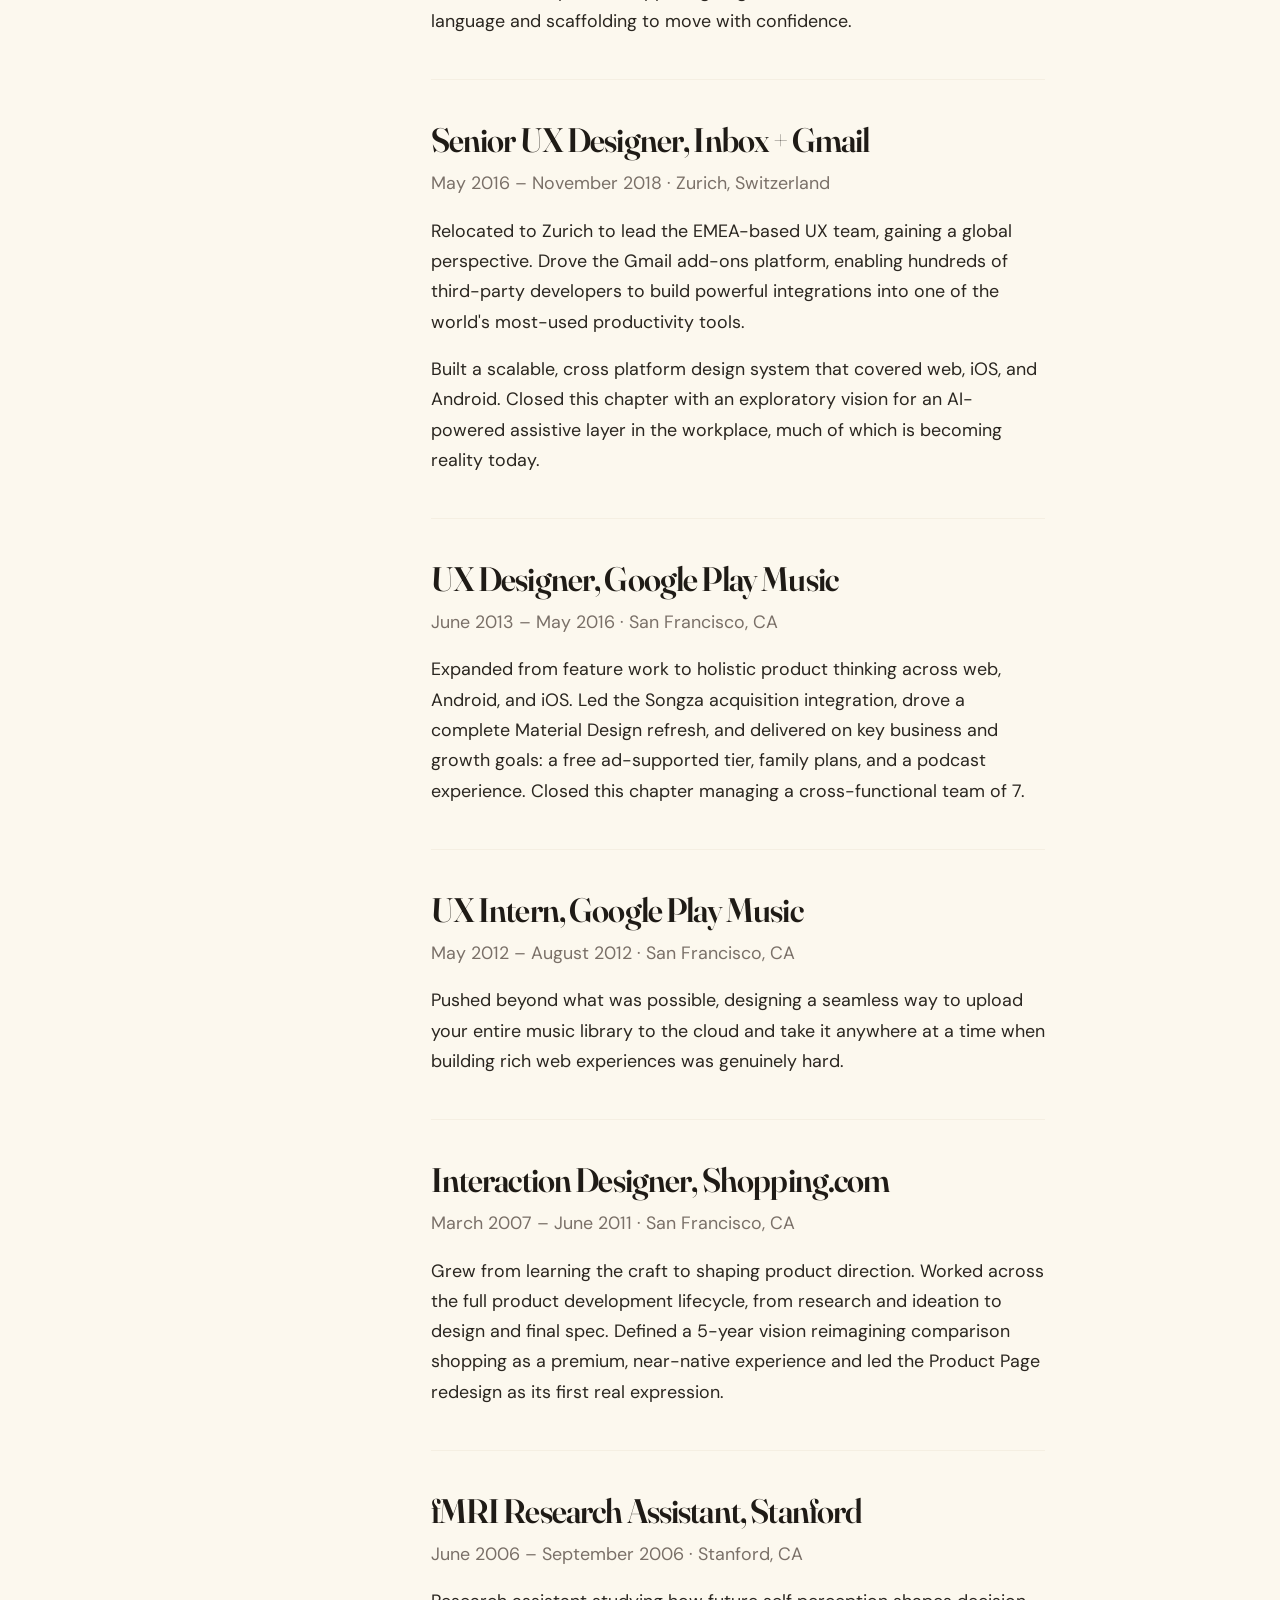
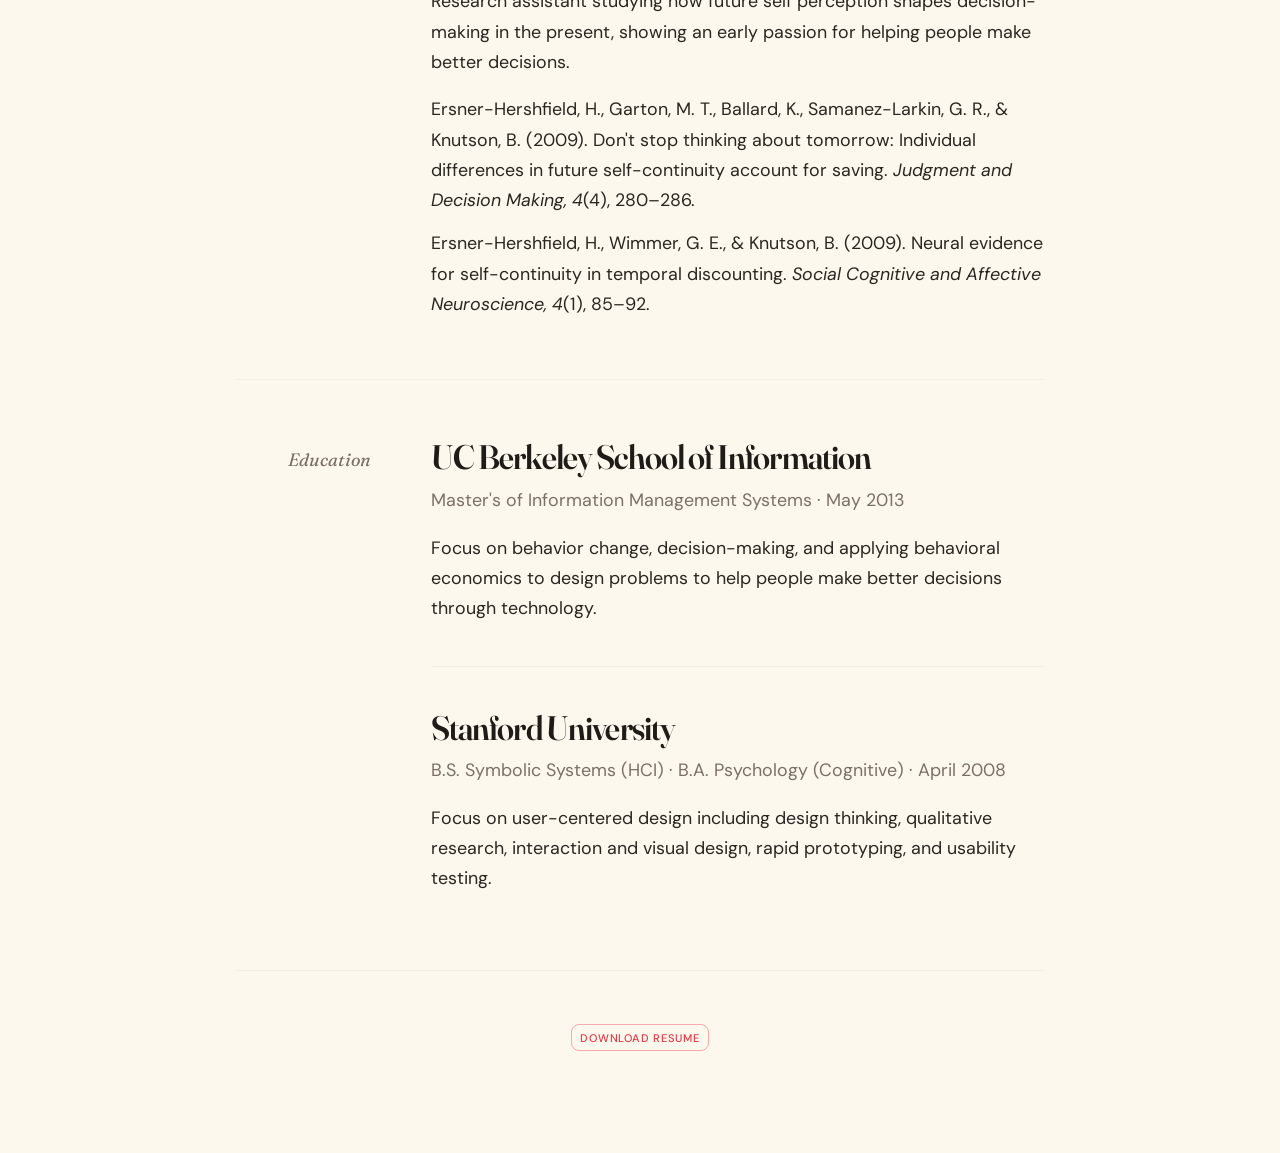
<file: experience/index.html>
<!DOCTYPE html>
<html lang="en">
  <head>
    <meta charset="UTF-8" />
    <meta name="viewport" content="width=device-width, initial-scale=1.0" />
    <title>Experience — Bryan Rea</title>
    <meta
      name="description"
      content="Bryan Rea's experience — Head of UX, YouTube Studio. 20 years designing products used by billions."
    />
    <link rel="stylesheet" href="../reset.css" />
    <link rel="stylesheet" href="../shared/css/shared.css?v=f3f1417" />
    <link rel="stylesheet" href="../style.css?v=f3f1417" />
    <link rel="preconnect" href="https://fonts.googleapis.com" />
    <link rel="preconnect" href="https://fonts.gstatic.com" crossorigin />
    <link
      href="https://fonts.googleapis.com/css2?family=Fraunces:ital,opsz,wght@0,9..144,400..700;1,9..144,400..700&family=DM+Sans:ital,opsz,wght@0,9..40,400..600;1,9..40,400..600&display=swap"
      rel="stylesheet"
    />
    <script
      src="https://cdn.usefathom.com/script.js"
      data-site="VBYEXRMM"
      defer
    ></script>
  </head>
  <body>
    <a href="#main" class="skip-link">Skip to content</a>

    <div class="background" aria-hidden="true">
      <div class="circle circle-1"></div>
      <div class="circle circle-2"></div>
      <div class="noise"></div>
    </div>

    <nav class="nav" aria-label="Site">
      <div class="nav-inner">
        <div class="nav-group nav-start">
          <a href="/">Home</a>
          <a href="/about">About</a>
        </div>

        <a href="/" class="nav-title display display--sm">Bryan Rea</a>

        <div class="nav-group nav-end">
          <a href="/experience">Experience</a>
          <a href="/fragments">Fragments</a>
        </div>
      </div>
    </nav>

    <header class="page-hero">
      <h1 class="display display--hero">Experience</h1>
    </header>

    <main class="experience" id="main">

      <!-- Philosophy -->
      <section class="resume-section">
        <h2>Philosophy</h2>
        <div class="resume-entries">
          <div class="resume-entry">
            <h3 class="display display--md">Design Leadership</h3>
            <p>Great design leadership starts with knowing where you're going, why it matters, and repeating it until everyone else does too. I lead with clarity and conviction, care deeply about the people we design for, the craft, and the team doing the work. I believe my job is to create the conditions for great work to happen, not to have all the answers.</p>
            <p>I'm drawn to complex systems and the challenge of making them feel simple and coherent, especially products that help people achieve their goals in their life. In a world where building is cheap but craft is rare, great design is a genuine differentiator.</p>
          </div>
        </div>
      </section>

      <!-- Experience -->
      <section class="resume-section">
        <h2>Experience</h2>
        <div class="resume-entries">

          <div class="resume-entry">
            <h3 class="display display--md">Head of UX, YouTube Studio</h3>
            <p class="resume-meta">June 2022 – Present · Zurich, Switzerland</p>
            <p>Leading a global team of 30+ designers, researchers, visual designers, and content designers through a transformation of YouTube Studio. Identified the need to pivot the product from a generic container of features into a true creative partner, reorganized the team around that vision, and architected a multi-year roadmap including a complete overhaul of the app's information architecture.</p>
            <p>The vision and systems we built unlocked significantly faster execution across 40 partner teams. Now leading the team through a major AI transformation with Ask Studio.</p>
            <ul class="resume-results">
              <li>100M+ creators served</li>
              <li>2x growth in mobile usage</li>
              <li>10% YoY increase in uploads</li>
              <li>20% YoY growth in weekly active channels</li>
            </ul>
          </div>

          <div class="resume-entry">
            <h3 class="display display--md">Senior Staff UX Designer, YouTube Studio</h3>
            <p class="resume-meta">November 2018 – June 2022 · Zurich, Switzerland</p>
            <p>Landed a complex multi-year migration from Studio Classic to the new YouTube Studio covering hundreds of features, a decade of technical and design debt, and a creator base that couldn't afford disruption. We transformed the mobile experience to support the next generation of creators.</p>
            <p>Then built the platform foundations: design system, documentation, resources, and partner support, giving teams across YouTube shared language and scaffolding to move with confidence.</p>
          </div>

          <div class="resume-entry">
            <h3 class="display display--md">Senior UX Designer, Inbox + Gmail</h3>
            <p class="resume-meta">May 2016 – November 2018 · Zurich, Switzerland</p>
            <p>Relocated to Zurich to lead the EMEA-based UX team, gaining a global perspective. Drove the Gmail add-ons platform, enabling hundreds of third-party developers to build powerful integrations into one of the world's most-used productivity tools.</p>
            <p>Built a scalable, cross platform design system that covered web, iOS, and Android. Closed this chapter with an exploratory vision for an AI-powered assistive layer in the workplace, much of which is becoming reality today.</p>
          </div>

          <div class="resume-entry">
            <h3 class="display display--md">UX Designer, Google Play Music</h3>
            <p class="resume-meta">June 2013 – May 2016 · San Francisco, CA</p>
            <p>Expanded from feature work to holistic product thinking across web, Android, and iOS. Led the Songza acquisition integration, drove a complete Material Design refresh, and delivered on key business and growth goals: a free ad-supported tier, family plans, and a podcast experience. Closed this chapter managing a cross-functional team of 7.</p>
          </div>

          <div class="resume-entry">
            <h3 class="display display--md">UX Intern, Google Play Music</h3>
            <p class="resume-meta">May 2012 – August 2012 · San Francisco, CA</p>
            <p>Pushed beyond what was possible, designing a seamless way to upload your entire music library to the cloud and take it anywhere at a time when building rich web experiences was genuinely hard.</p>
          </div>

          <div class="resume-entry">
            <h3 class="display display--md">Interaction Designer, Shopping.com</h3>
            <p class="resume-meta">March 2007 – June 2011 · San Francisco, CA</p>
            <p>Grew from learning the craft to shaping product direction. Worked across the full product development lifecycle, from research and ideation to design and final spec. Defined a 5-year vision reimagining comparison shopping as a premium, near-native experience and led the Product Page redesign as its first real expression.</p>
          </div>

          <div class="resume-entry">
            <h3 class="display display--md">fMRI Research Assistant, Stanford</h3>
            <p class="resume-meta">June 2006 – September 2006 · Stanford, CA</p>
            <p>Research assistant studying how future self perception shapes decision-making in the present, showing an early passion for helping people make better decisions.</p>
            <ul class="resume-papers">
              <li>Ersner-Hershfield, H., Garton, M. T., Ballard, K., Samanez-Larkin, G. R., &amp; Knutson, B. (2009). Don't stop thinking about tomorrow: Individual differences in future self-continuity account for saving. <em>Judgment and Decision Making, 4</em>(4), 280–286.</li>
              <li>Ersner-Hershfield, H., Wimmer, G. E., &amp; Knutson, B. (2009). Neural evidence for self-continuity in temporal discounting. <em>Social Cognitive and Affective Neuroscience, 4</em>(1), 85–92.</li>
            </ul>
          </div>

        </div>
      </section>

      <!-- Education -->
      <section class="resume-section">
        <h2>Education</h2>
        <div class="resume-entries">

          <div class="resume-entry">
            <h3 class="display display--md">UC Berkeley School of Information</h3>
            <p class="resume-meta">Master's of Information Management Systems · May 2013</p>
            <p>Focus on behavior change, decision-making, and applying behavioral economics to design problems to help people make better decisions through technology.</p>
          </div>

          <div class="resume-entry">
            <h3 class="display display--md">Stanford University</h3>
            <p class="resume-meta">B.S. Symbolic Systems (HCI) · B.A. Psychology (Cognitive) · April 2008</p>
            <p>Focus on user-centered design including design thinking, qualitative research, interaction and visual design, rapid prototyping, and usability testing.</p>
          </div>

        </div>
      </section>

      <div class="resume-footer">
        <a href="/resume.pdf" class="pill pill--accent">Download resume</a>
      </div>

    </main>

    <script src="../shared/js/main.js?v=f3f1417" defer></script>
  </body>
</html>
</file>
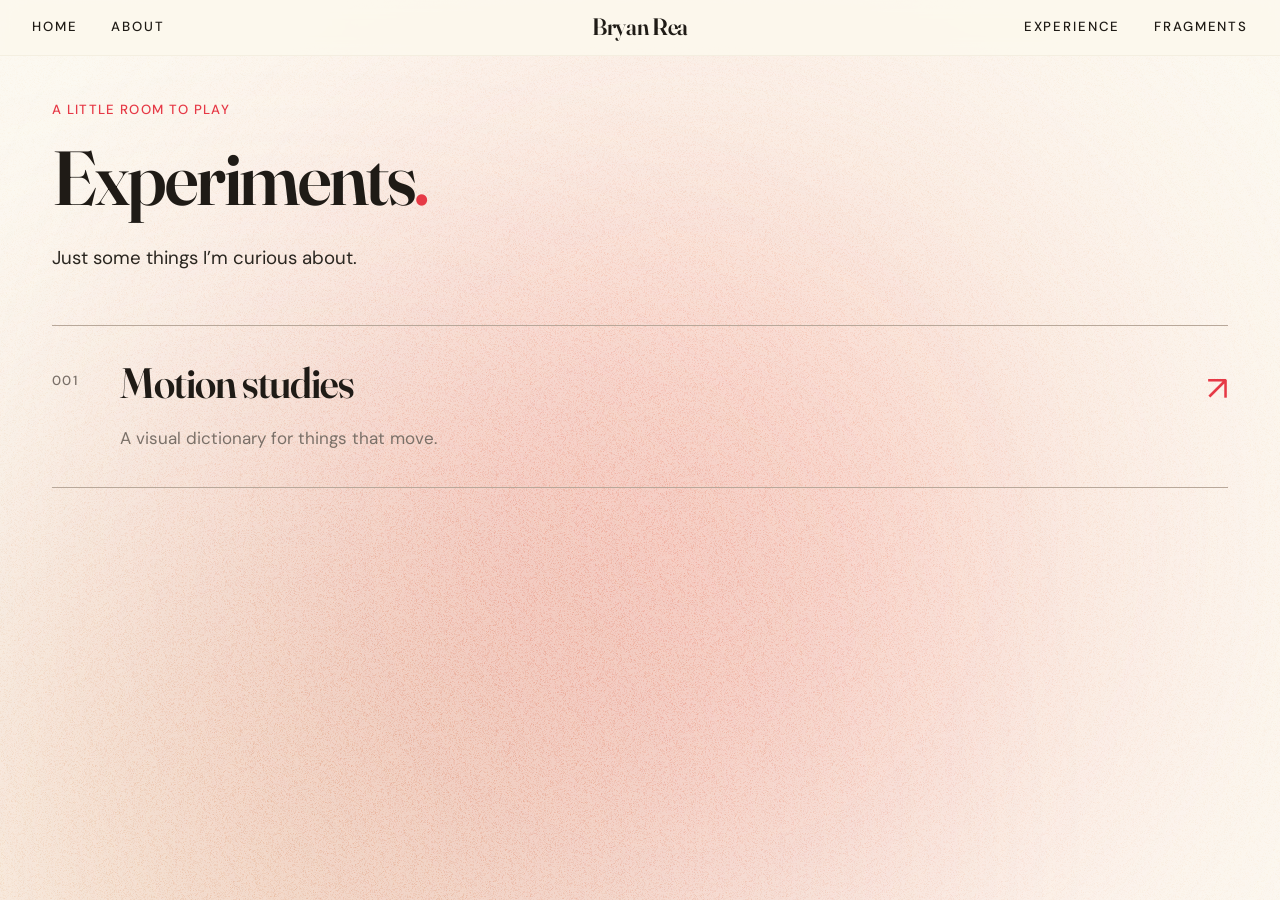
<file: experiments/index.html>
<!doctype html>
<html lang="en">
<head>
  <meta charset="utf-8">
  <meta name="viewport" content="width=device-width, initial-scale=1">
  <meta name="robots" content="noindex, nofollow">
  <title>Experiments — Bryan Rea</title>
  <meta name="description" content="Little prototypes, loose ideas, and things to play with.">
  <link rel="preconnect" href="https://fonts.googleapis.com">
  <link rel="preconnect" href="https://fonts.gstatic.com" crossorigin>
  <link href="https://fonts.googleapis.com/css2?family=Fraunces:opsz,wght@9..144,400..700&family=DM+Sans:opsz,wght@9..40,400..600&display=swap" rel="stylesheet">
  <link rel="stylesheet" href="/reset.css">
  <link rel="stylesheet" href="/shared/css/shared.css">
  <link rel="stylesheet" href="experiments.css">
  <script src="/shared/js/main.js" defer></script>
  <script src="experiments.js" defer></script>
</head>
<body>
  <a class="skip-link" href="#main">Skip to content</a>
  <div class="background" aria-hidden="true"><div class="circle circle-1"></div><div class="circle circle-2"></div><div class="noise"></div></div>
  <nav class="nav" aria-label="Site">
    <div class="nav-inner">
      <div class="nav-group nav-start">
        <a href="/">Home</a>
        <a href="/about">About</a>
      </div>

      <a href="/" class="nav-title display display--sm">Bryan Rea</a>

      <div class="nav-group nav-end">
        <a href="/experience">Experience</a>
        <a href="/fragments">Fragments</a>
      </div>
    </div>
  </nav>
  <main class="experiment-main" id="main">
    <header class="intro">
      <p class="label label--accent">A little room to play</p>
      <h1 class="display display--xl">Experiments<span class="title-dot">.</span></h1>
      <p class="intro-copy">Just some things I’m curious about.</p>
    </header>
    <article class="experiment-entry">
      <span class="label">001</span>
      <div><h2 class="display display--lg"><a href="motion/">Motion studies</a></h2><p>A visual dictionary for things that move.</p></div>
      <span class="entry-arrow" aria-hidden="true">↗</span>
    </article>
  </main>
</body>
</html>
</file>
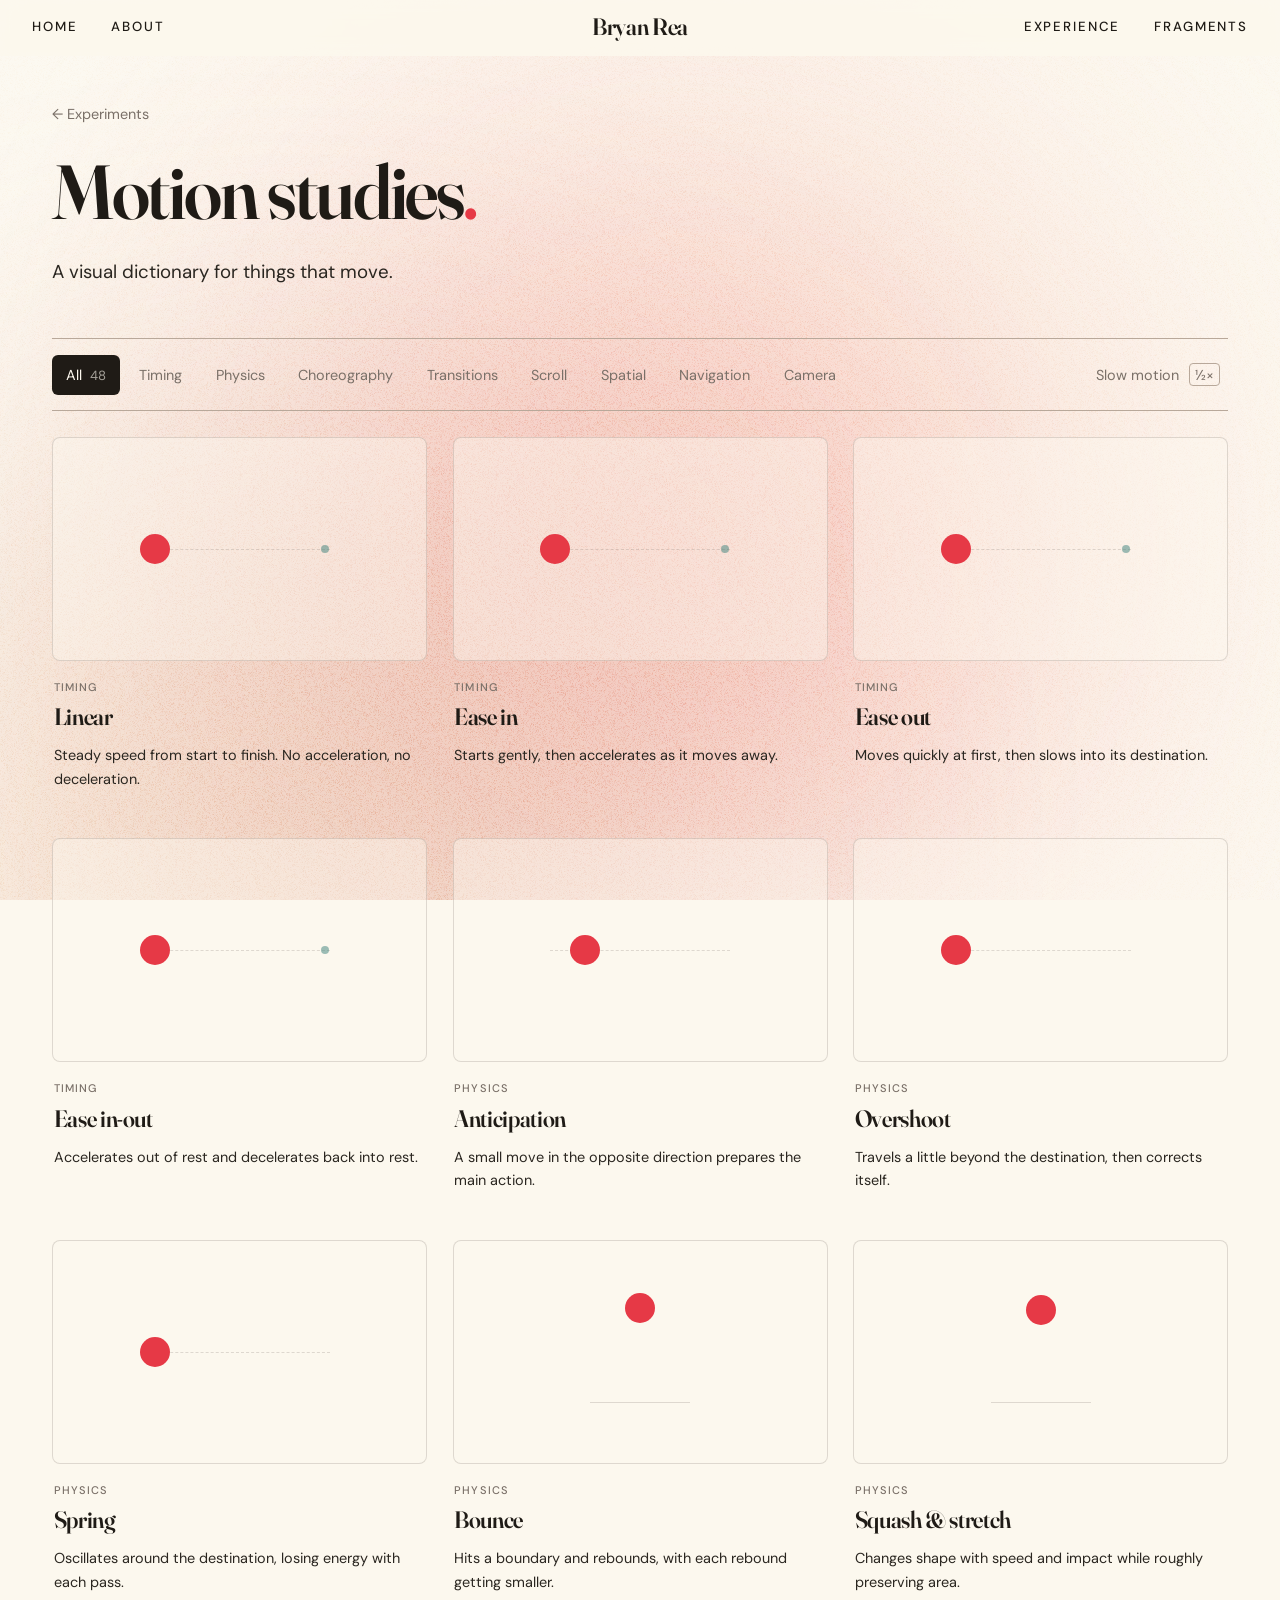
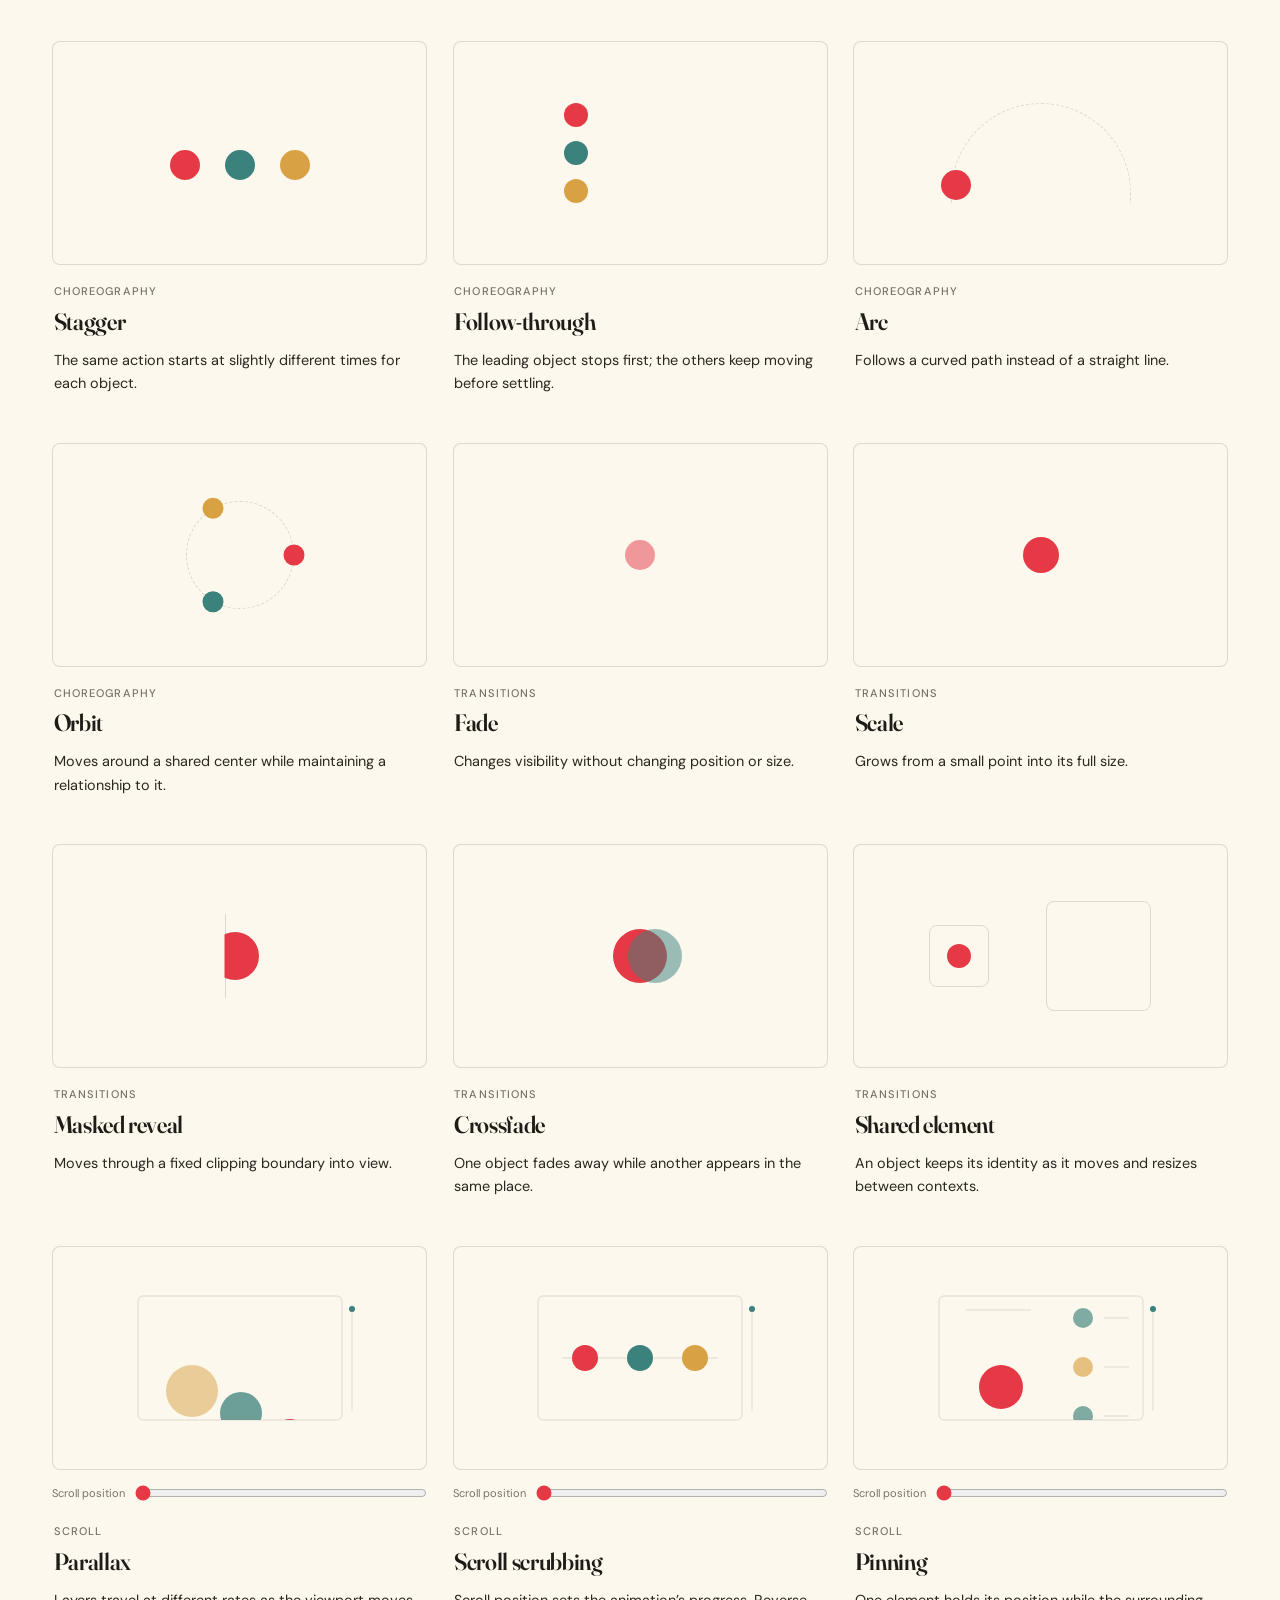
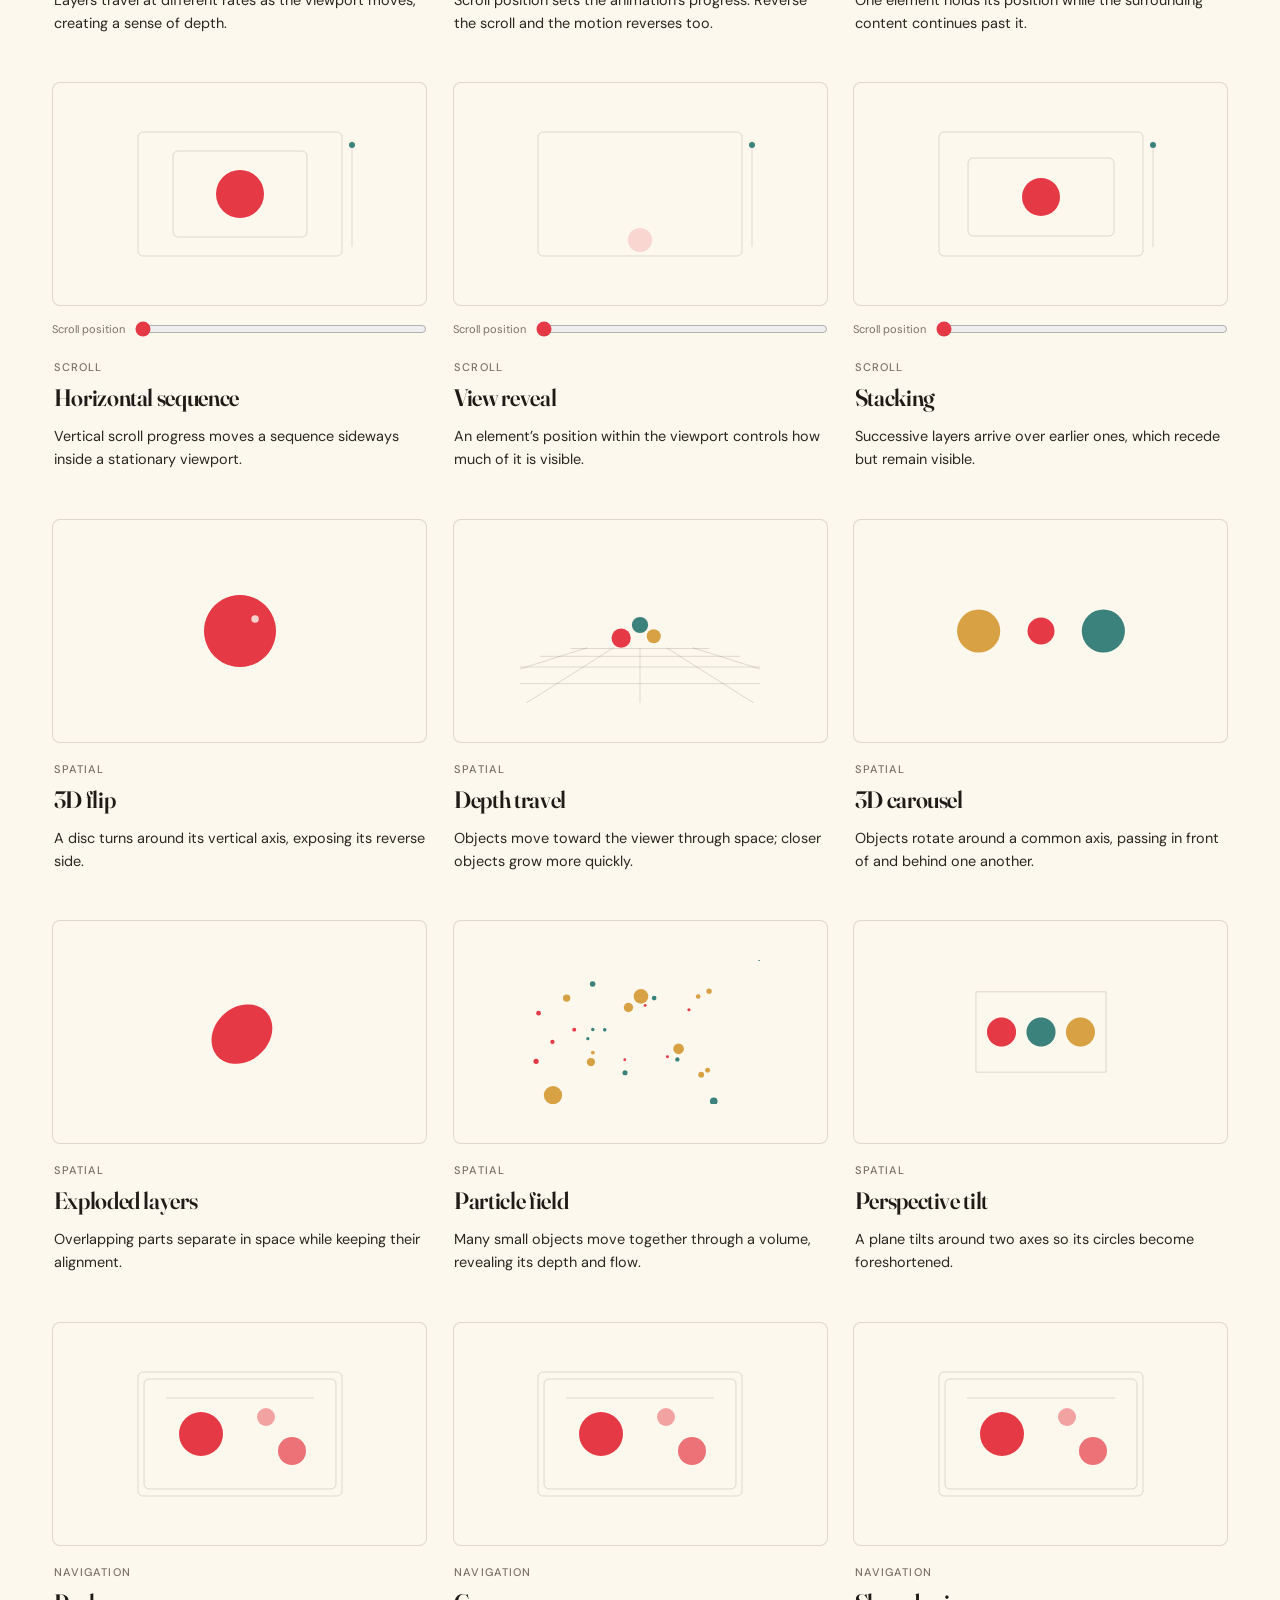
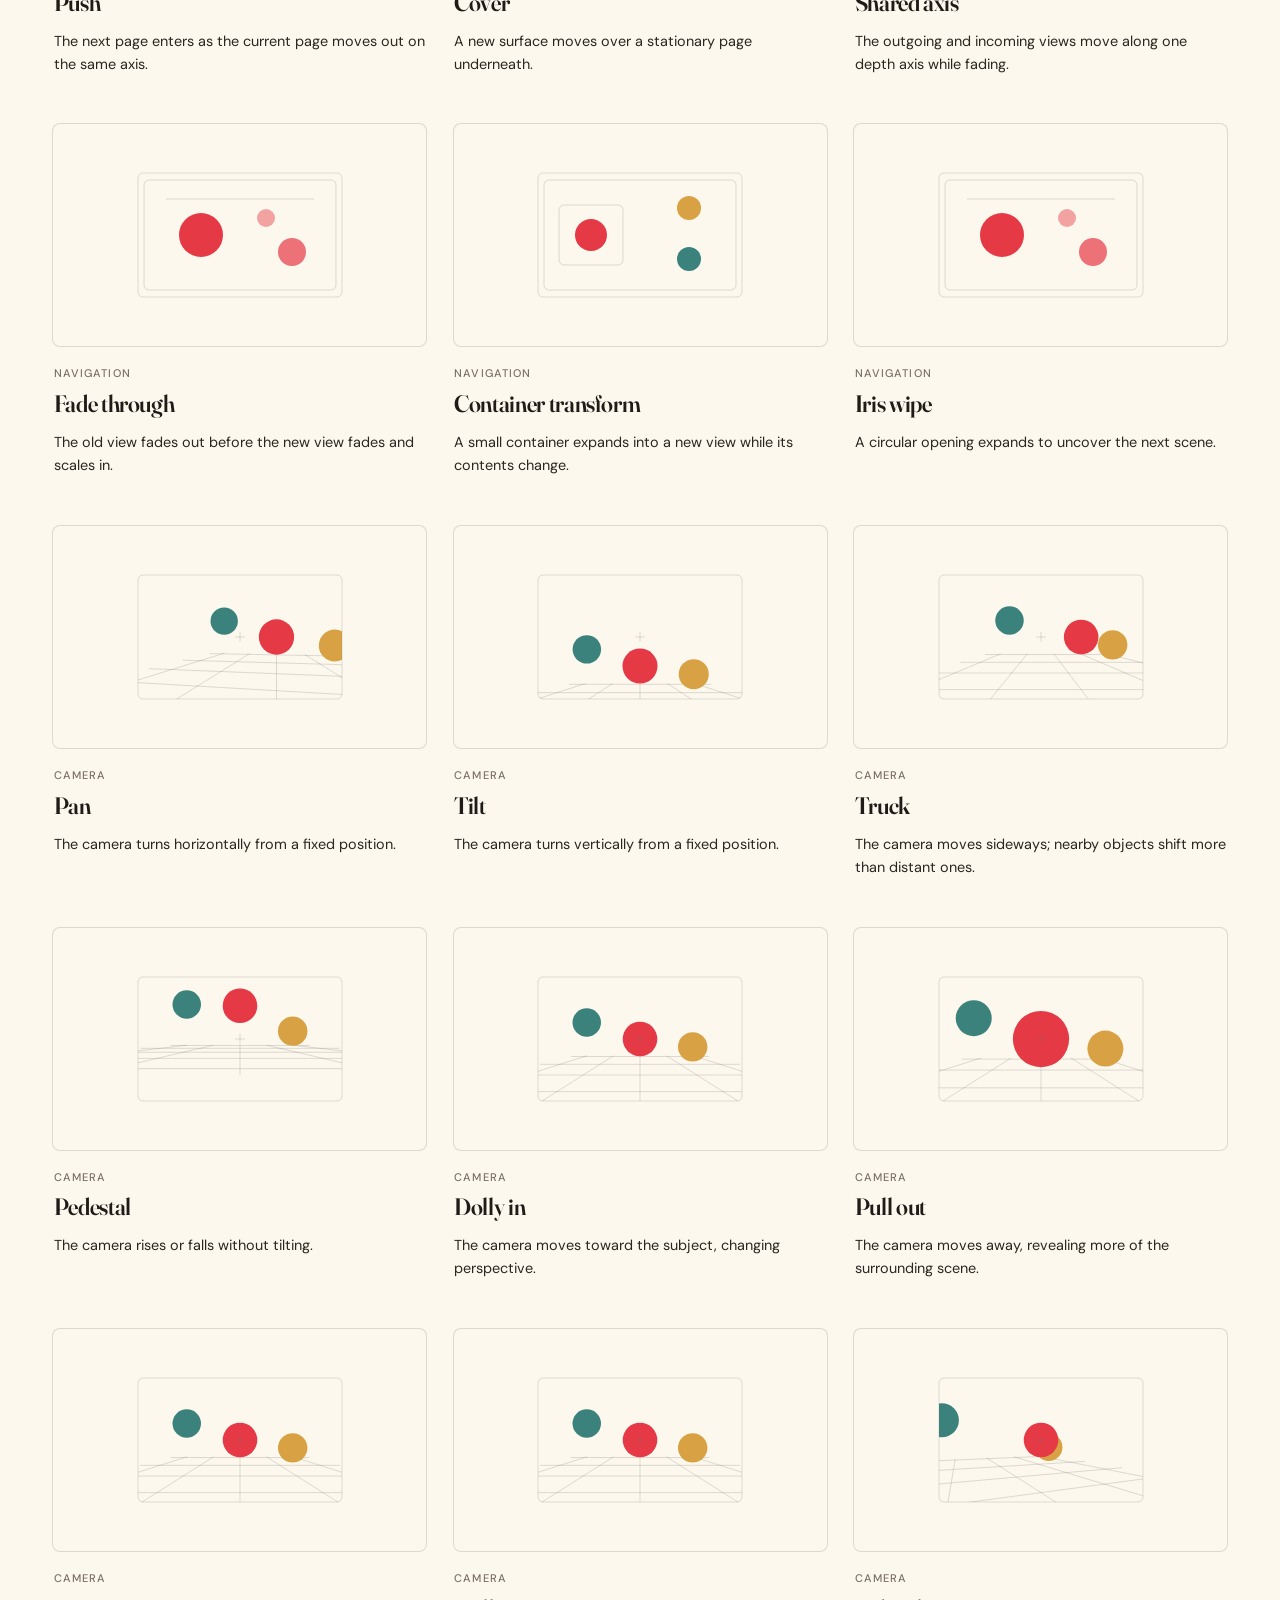
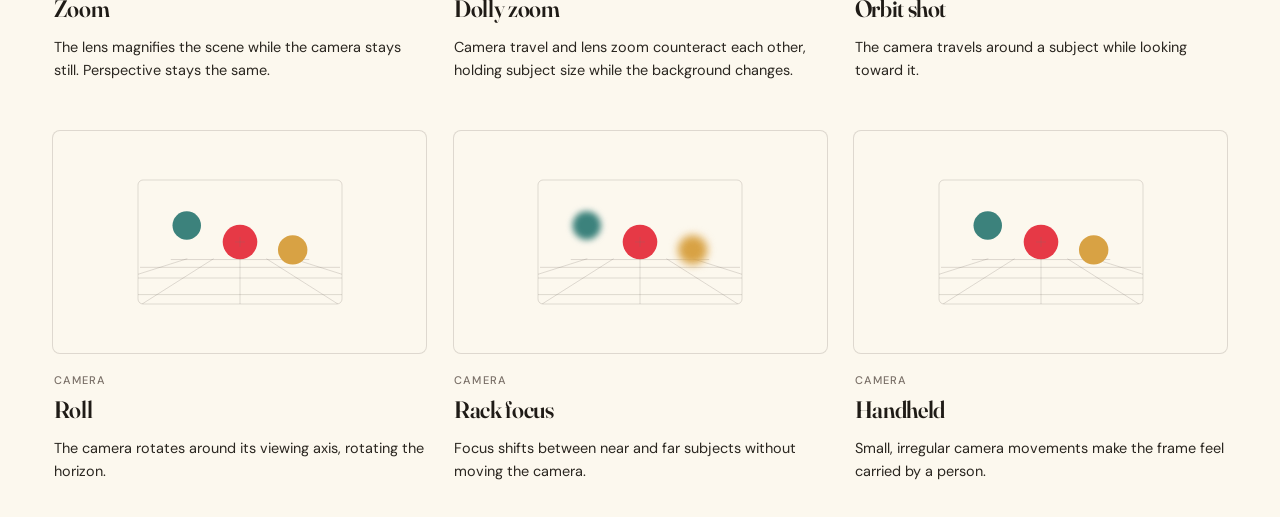
<file: experiments/motion/index.html>
<!doctype html>
<html lang="en">
<head>
  <meta charset="utf-8">
  <meta name="viewport" content="width=device-width, initial-scale=1">
  <meta name="robots" content="noindex, nofollow">
  <meta name="description" content="A small field guide to motion. Interactive circle studies exploring timing, scroll, spatial effects, navigation, and camera movement.">
  <title>Motion studies — Bryan Rea</title>
  <link rel="preconnect" href="https://fonts.googleapis.com">
  <link rel="preconnect" href="https://fonts.gstatic.com" crossorigin>
  <link href="https://fonts.googleapis.com/css2?family=Fraunces:opsz,wght@9..144,400..700&family=DM+Sans:opsz,wght@9..40,400..600&display=swap" rel="stylesheet">
  <link rel="stylesheet" href="/reset.css">
  <link rel="stylesheet" href="/shared/css/shared.css">
  <link rel="stylesheet" href="../experiments.css">
  <link rel="stylesheet" href="motion.css">
  <script src="/shared/js/main.js" defer></script>
  <script src="motion.js" type="module"></script>
</head>
<body>
  <a class="skip-link" href="#main">Skip to content</a>
  <div class="background" aria-hidden="true"><div class="circle circle-1"></div><div class="circle circle-2"></div><div class="noise"></div></div>
  <nav class="nav" aria-label="Site">
    <div class="nav-inner">
      <div class="nav-group nav-start">
        <a href="/">Home</a>
        <a href="/about">About</a>
      </div>

      <a href="/" class="nav-title display display--sm">Bryan Rea</a>

      <div class="nav-group nav-end">
        <a href="/experience">Experience</a>
        <a href="/fragments">Fragments</a>
      </div>
    </div>
  </nav>
  <main class="experiment-main" id="main">
    <header class="intro">
      <a class="back-link" href="../">← Experiments</a>
      <h1 class="display display--xl">Motion studies<span class="title-dot">.</span></h1>
      <p class="intro-copy">A visual dictionary for things that move.</p>
      <p class="reduced-note" hidden>Reduced motion is on. Hover previews are paused; click or press Enter to play an example once.</p>
    </header>
    <div class="library-toolbar">
      <div class="filters" role="group" aria-label="Filter motion techniques">
        <button type="button" class="filter" data-filter="all" aria-pressed="true">All <span>48</span></button>
        <button type="button" class="filter" data-filter="timing" aria-pressed="false">Timing</button>
        <button type="button" class="filter" data-filter="physics" aria-pressed="false">Physics</button>
        <button type="button" class="filter" data-filter="choreography" aria-pressed="false">Choreography</button>
        <button type="button" class="filter" data-filter="transitions" aria-pressed="false">Transitions</button>
        <button type="button" class="filter" data-filter="scroll" aria-pressed="false">Scroll</button>
        <button type="button" class="filter" data-filter="spatial" aria-pressed="false">Spatial</button>
        <button type="button" class="filter" data-filter="navigation" aria-pressed="false">Navigation</button>
        <button type="button" class="filter" data-filter="camera" aria-pressed="false">Camera</button>
      </div>
      <button type="button" class="speed-control" aria-pressed="false">Slow motion <span aria-hidden="true">½×</span></button>
    </div>
    <noscript><p>Enable JavaScript to play the studies and filter the library. You can still read every technique below.</p></noscript>
    <div class="motion-grid">
      <article class="study" data-technique="linear" data-category="timing">
        <button type="button" class="stage stage--linear" aria-label="Play linear animation" aria-describedby="linear-description">
          <span class="scene" aria-hidden="true"><span class="guide"></span><span class="context context--small"></span><span class="context context--large"></span><span class="mask"><span class="dot dot--one"></span><span class="dot dot--two"></span><span class="dot dot--three"></span></span></span>
        </button>
        <div class="study-copy">
          <p class="label study-category">Timing</p>
          <h2 class="display display--sm">Linear</h2>
          <p class="definition" id="linear-description">Steady speed from start to finish. No acceleration, no deceleration.</p>
        </div>
      </article>
      <article class="study" data-technique="ease-in" data-category="timing">
        <button type="button" class="stage stage--ease-in" aria-label="Play ease in animation" aria-describedby="ease-in-description">
          <span class="scene" aria-hidden="true"><span class="guide"></span><span class="context context--small"></span><span class="context context--large"></span><span class="mask"><span class="dot dot--one"></span><span class="dot dot--two"></span><span class="dot dot--three"></span></span></span>
        </button>
        <div class="study-copy">
          <p class="label study-category">Timing</p>
          <h2 class="display display--sm">Ease in</h2>
          <p class="definition" id="ease-in-description">Starts gently, then accelerates as it moves away.</p>
        </div>
      </article>
      <article class="study" data-technique="ease-out" data-category="timing">
        <button type="button" class="stage stage--ease-out" aria-label="Play ease out animation" aria-describedby="ease-out-description">
          <span class="scene" aria-hidden="true"><span class="guide"></span><span class="context context--small"></span><span class="context context--large"></span><span class="mask"><span class="dot dot--one"></span><span class="dot dot--two"></span><span class="dot dot--three"></span></span></span>
        </button>
        <div class="study-copy">
          <p class="label study-category">Timing</p>
          <h2 class="display display--sm">Ease out</h2>
          <p class="definition" id="ease-out-description">Moves quickly at first, then slows into its destination.</p>
        </div>
      </article>
      <article class="study" data-technique="ease-in-out" data-category="timing">
        <button type="button" class="stage stage--ease-in-out" aria-label="Play ease in-out animation" aria-describedby="ease-in-out-description">
          <span class="scene" aria-hidden="true"><span class="guide"></span><span class="context context--small"></span><span class="context context--large"></span><span class="mask"><span class="dot dot--one"></span><span class="dot dot--two"></span><span class="dot dot--three"></span></span></span>
        </button>
        <div class="study-copy">
          <p class="label study-category">Timing</p>
          <h2 class="display display--sm">Ease in-out</h2>
          <p class="definition" id="ease-in-out-description">Accelerates out of rest and decelerates back into rest.</p>
        </div>
      </article>
      <article class="study" data-technique="anticipation" data-category="physics">
        <button type="button" class="stage stage--anticipation" aria-label="Play anticipation animation" aria-describedby="anticipation-description">
          <span class="scene" aria-hidden="true"><span class="guide"></span><span class="context context--small"></span><span class="context context--large"></span><span class="mask"><span class="dot dot--one"></span><span class="dot dot--two"></span><span class="dot dot--three"></span></span></span>
        </button>
        <div class="study-copy">
          <p class="label study-category">Physics</p>
          <h2 class="display display--sm">Anticipation</h2>
          <p class="definition" id="anticipation-description">A small move in the opposite direction prepares the main action.</p>
        </div>
      </article>
      <article class="study" data-technique="overshoot" data-category="physics">
        <button type="button" class="stage stage--overshoot" aria-label="Play overshoot animation" aria-describedby="overshoot-description">
          <span class="scene" aria-hidden="true"><span class="guide"></span><span class="context context--small"></span><span class="context context--large"></span><span class="mask"><span class="dot dot--one"></span><span class="dot dot--two"></span><span class="dot dot--three"></span></span></span>
        </button>
        <div class="study-copy">
          <p class="label study-category">Physics</p>
          <h2 class="display display--sm">Overshoot</h2>
          <p class="definition" id="overshoot-description">Travels a little beyond the destination, then corrects itself.</p>
        </div>
      </article>
      <article class="study" data-technique="spring" data-category="physics">
        <button type="button" class="stage stage--spring" aria-label="Play spring animation" aria-describedby="spring-description">
          <span class="scene" aria-hidden="true"><span class="guide"></span><span class="context context--small"></span><span class="context context--large"></span><span class="mask"><span class="dot dot--one"></span><span class="dot dot--two"></span><span class="dot dot--three"></span></span></span>
        </button>
        <div class="study-copy">
          <p class="label study-category">Physics</p>
          <h2 class="display display--sm">Spring</h2>
          <p class="definition" id="spring-description">Oscillates around the destination, losing energy with each pass.</p>
        </div>
      </article>
      <article class="study" data-technique="bounce" data-category="physics">
        <button type="button" class="stage stage--bounce" aria-label="Play bounce animation" aria-describedby="bounce-description">
          <span class="scene" aria-hidden="true"><span class="guide"></span><span class="context context--small"></span><span class="context context--large"></span><span class="mask"><span class="dot dot--one"></span><span class="dot dot--two"></span><span class="dot dot--three"></span></span></span>
        </button>
        <div class="study-copy">
          <p class="label study-category">Physics</p>
          <h2 class="display display--sm">Bounce</h2>
          <p class="definition" id="bounce-description">Hits a boundary and rebounds, with each rebound getting smaller.</p>
        </div>
      </article>
      <article class="study" data-technique="squash-stretch" data-category="physics">
        <button type="button" class="stage stage--squash-stretch" aria-label="Play squash & stretch animation" aria-describedby="squash-stretch-description">
          <span class="scene" aria-hidden="true"><span class="guide"></span><span class="context context--small"></span><span class="context context--large"></span><span class="mask"><span class="dot dot--one"></span><span class="dot dot--two"></span><span class="dot dot--three"></span></span></span>
        </button>
        <div class="study-copy">
          <p class="label study-category">Physics</p>
          <h2 class="display display--sm">Squash & stretch</h2>
          <p class="definition" id="squash-stretch-description">Changes shape with speed and impact while roughly preserving area.</p>
        </div>
      </article>
      <article class="study" data-technique="stagger" data-category="choreography">
        <button type="button" class="stage stage--stagger" aria-label="Play stagger animation" aria-describedby="stagger-description">
          <span class="scene" aria-hidden="true"><span class="guide"></span><span class="context context--small"></span><span class="context context--large"></span><span class="mask"><span class="dot dot--one"></span><span class="dot dot--two"></span><span class="dot dot--three"></span></span></span>
        </button>
        <div class="study-copy">
          <p class="label study-category">Choreography</p>
          <h2 class="display display--sm">Stagger</h2>
          <p class="definition" id="stagger-description">The same action starts at slightly different times for each object.</p>
        </div>
      </article>
      <article class="study" data-technique="follow-through" data-category="choreography">
        <button type="button" class="stage stage--follow-through" aria-label="Play follow-through animation" aria-describedby="follow-through-description">
          <span class="scene" aria-hidden="true"><span class="guide"></span><span class="context context--small"></span><span class="context context--large"></span><span class="mask"><span class="dot dot--one"></span><span class="dot dot--two"></span><span class="dot dot--three"></span></span></span>
        </button>
        <div class="study-copy">
          <p class="label study-category">Choreography</p>
          <h2 class="display display--sm">Follow-through</h2>
          <p class="definition" id="follow-through-description">The leading object stops first; the others keep moving before settling.</p>
        </div>
      </article>
      <article class="study" data-technique="arc" data-category="choreography">
        <button type="button" class="stage stage--arc" aria-label="Play arc animation" aria-describedby="arc-description">
          <span class="scene" aria-hidden="true"><span class="guide"></span><span class="context context--small"></span><span class="context context--large"></span><span class="mask"><span class="dot dot--one"></span><span class="dot dot--two"></span><span class="dot dot--three"></span></span></span>
        </button>
        <div class="study-copy">
          <p class="label study-category">Choreography</p>
          <h2 class="display display--sm">Arc</h2>
          <p class="definition" id="arc-description">Follows a curved path instead of a straight line.</p>
        </div>
      </article>
      <article class="study" data-technique="orbit" data-category="choreography">
        <button type="button" class="stage stage--orbit" aria-label="Play orbit animation" aria-describedby="orbit-description">
          <span class="scene" aria-hidden="true"><span class="guide"></span><span class="context context--small"></span><span class="context context--large"></span><span class="mask"><span class="dot dot--one"></span><span class="dot dot--two"></span><span class="dot dot--three"></span></span></span>
        </button>
        <div class="study-copy">
          <p class="label study-category">Choreography</p>
          <h2 class="display display--sm">Orbit</h2>
          <p class="definition" id="orbit-description">Moves around a shared center while maintaining a relationship to it.</p>
        </div>
      </article>
      <article class="study" data-technique="fade" data-category="transitions">
        <button type="button" class="stage stage--fade" aria-label="Play fade animation" aria-describedby="fade-description">
          <span class="scene" aria-hidden="true"><span class="guide"></span><span class="context context--small"></span><span class="context context--large"></span><span class="mask"><span class="dot dot--one"></span><span class="dot dot--two"></span><span class="dot dot--three"></span></span></span>
        </button>
        <div class="study-copy">
          <p class="label study-category">Transitions</p>
          <h2 class="display display--sm">Fade</h2>
          <p class="definition" id="fade-description">Changes visibility without changing position or size.</p>
        </div>
      </article>
      <article class="study" data-technique="scale" data-category="transitions">
        <button type="button" class="stage stage--scale" aria-label="Play scale animation" aria-describedby="scale-description">
          <span class="scene" aria-hidden="true"><span class="guide"></span><span class="context context--small"></span><span class="context context--large"></span><span class="mask"><span class="dot dot--one"></span><span class="dot dot--two"></span><span class="dot dot--three"></span></span></span>
        </button>
        <div class="study-copy">
          <p class="label study-category">Transitions</p>
          <h2 class="display display--sm">Scale</h2>
          <p class="definition" id="scale-description">Grows from a small point into its full size.</p>
        </div>
      </article>
      <article class="study" data-technique="reveal" data-category="transitions">
        <button type="button" class="stage stage--reveal" aria-label="Play masked reveal animation" aria-describedby="reveal-description">
          <span class="scene" aria-hidden="true"><span class="guide"></span><span class="context context--small"></span><span class="context context--large"></span><span class="mask"><span class="dot dot--one"></span><span class="dot dot--two"></span><span class="dot dot--three"></span></span></span>
        </button>
        <div class="study-copy">
          <p class="label study-category">Transitions</p>
          <h2 class="display display--sm">Masked reveal</h2>
          <p class="definition" id="reveal-description">Moves through a fixed clipping boundary into view.</p>
        </div>
      </article>
      <article class="study" data-technique="crossfade" data-category="transitions">
        <button type="button" class="stage stage--crossfade" aria-label="Play crossfade animation" aria-describedby="crossfade-description">
          <span class="scene" aria-hidden="true"><span class="guide"></span><span class="context context--small"></span><span class="context context--large"></span><span class="mask"><span class="dot dot--one"></span><span class="dot dot--two"></span><span class="dot dot--three"></span></span></span>
        </button>
        <div class="study-copy">
          <p class="label study-category">Transitions</p>
          <h2 class="display display--sm">Crossfade</h2>
          <p class="definition" id="crossfade-description">One object fades away while another appears in the same place.</p>
        </div>
      </article>
      <article class="study" data-technique="shared-element" data-category="transitions">
        <button type="button" class="stage stage--shared-element" aria-label="Play shared element animation" aria-describedby="shared-element-description">
          <span class="scene" aria-hidden="true"><span class="guide"></span><span class="context context--small"></span><span class="context context--large"></span><span class="mask"><span class="dot dot--one"></span><span class="dot dot--two"></span><span class="dot dot--three"></span></span></span>
        </button>
        <div class="study-copy">
          <p class="label study-category">Transitions</p>
          <h2 class="display display--sm">Shared element</h2>
          <p class="definition" id="shared-element-description">An object keeps its identity as it moves and resizes between contexts.</p>
        </div>
      </article>
      <article class="study" data-technique="scroll-parallax" data-category="scroll">
        <button type="button" class="stage stage--canvas" aria-label="Play parallax animation" aria-describedby="scroll-parallax-description">
          <canvas class="scene scene-canvas" width="480" height="288" aria-hidden="true"></canvas>
        </button>
        <label class="scrub-control"><span>Scroll position</span><input type="range" min="0" max="100" value="0" step="1" aria-label="Scroll position for Parallax"></label>
        <div class="study-copy">
          <p class="label study-category">Scroll</p>
          <h2 class="display display--sm">Parallax</h2>
          <p class="definition" id="scroll-parallax-description">Layers travel at different rates as the viewport moves, creating a sense of depth.</p>
        </div>
      </article>
      <article class="study" data-technique="scroll-scrub" data-category="scroll">
        <button type="button" class="stage stage--canvas" aria-label="Play scroll scrubbing animation" aria-describedby="scroll-scrub-description">
          <canvas class="scene scene-canvas" width="480" height="288" aria-hidden="true"></canvas>
        </button>
        <label class="scrub-control"><span>Scroll position</span><input type="range" min="0" max="100" value="0" step="1" aria-label="Scroll position for Scroll scrubbing"></label>
        <div class="study-copy">
          <p class="label study-category">Scroll</p>
          <h2 class="display display--sm">Scroll scrubbing</h2>
          <p class="definition" id="scroll-scrub-description">Scroll position sets the animation’s progress. Reverse the scroll and the motion reverses too.</p>
        </div>
      </article>
      <article class="study" data-technique="scroll-pin" data-category="scroll">
        <button type="button" class="stage stage--canvas" aria-label="Play pinning animation" aria-describedby="scroll-pin-description">
          <canvas class="scene scene-canvas" width="480" height="288" aria-hidden="true"></canvas>
        </button>
        <label class="scrub-control"><span>Scroll position</span><input type="range" min="0" max="100" value="0" step="1" aria-label="Scroll position for Pinning"></label>
        <div class="study-copy">
          <p class="label study-category">Scroll</p>
          <h2 class="display display--sm">Pinning</h2>
          <p class="definition" id="scroll-pin-description">One element holds its position while the surrounding content continues past it.</p>
        </div>
      </article>
      <article class="study" data-technique="scroll-horizontal" data-category="scroll">
        <button type="button" class="stage stage--canvas" aria-label="Play horizontal sequence animation" aria-describedby="scroll-horizontal-description">
          <canvas class="scene scene-canvas" width="480" height="288" aria-hidden="true"></canvas>
        </button>
        <label class="scrub-control"><span>Scroll position</span><input type="range" min="0" max="100" value="0" step="1" aria-label="Scroll position for Horizontal sequence"></label>
        <div class="study-copy">
          <p class="label study-category">Scroll</p>
          <h2 class="display display--sm">Horizontal sequence</h2>
          <p class="definition" id="scroll-horizontal-description">Vertical scroll progress moves a sequence sideways inside a stationary viewport.</p>
        </div>
      </article>
      <article class="study" data-technique="scroll-reveal" data-category="scroll">
        <button type="button" class="stage stage--canvas" aria-label="Play view reveal animation" aria-describedby="scroll-reveal-description">
          <canvas class="scene scene-canvas" width="480" height="288" aria-hidden="true"></canvas>
        </button>
        <label class="scrub-control"><span>Scroll position</span><input type="range" min="0" max="100" value="0" step="1" aria-label="Scroll position for View reveal"></label>
        <div class="study-copy">
          <p class="label study-category">Scroll</p>
          <h2 class="display display--sm">View reveal</h2>
          <p class="definition" id="scroll-reveal-description">An element’s position within the viewport controls how much of it is visible.</p>
        </div>
      </article>
      <article class="study" data-technique="scroll-stack" data-category="scroll">
        <button type="button" class="stage stage--canvas" aria-label="Play stacking animation" aria-describedby="scroll-stack-description">
          <canvas class="scene scene-canvas" width="480" height="288" aria-hidden="true"></canvas>
        </button>
        <label class="scrub-control"><span>Scroll position</span><input type="range" min="0" max="100" value="0" step="1" aria-label="Scroll position for Stacking"></label>
        <div class="study-copy">
          <p class="label study-category">Scroll</p>
          <h2 class="display display--sm">Stacking</h2>
          <p class="definition" id="scroll-stack-description">Successive layers arrive over earlier ones, which recede but remain visible.</p>
        </div>
      </article>
      <article class="study" data-technique="spatial-flip" data-category="spatial">
        <button type="button" class="stage stage--canvas" aria-label="Play 3d flip animation" aria-describedby="spatial-flip-description">
          <canvas class="scene scene-canvas" width="480" height="288" aria-hidden="true"></canvas>
        </button>
        <div class="study-copy">
          <p class="label study-category">Spatial</p>
          <h2 class="display display--sm">3D flip</h2>
          <p class="definition" id="spatial-flip-description">A disc turns around its vertical axis, exposing its reverse side.</p>
        </div>
      </article>
      <article class="study" data-technique="spatial-depth" data-category="spatial">
        <button type="button" class="stage stage--canvas" aria-label="Play depth travel animation" aria-describedby="spatial-depth-description">
          <canvas class="scene scene-canvas" width="480" height="288" aria-hidden="true"></canvas>
        </button>
        <div class="study-copy">
          <p class="label study-category">Spatial</p>
          <h2 class="display display--sm">Depth travel</h2>
          <p class="definition" id="spatial-depth-description">Objects move toward the viewer through space; closer objects grow more quickly.</p>
        </div>
      </article>
      <article class="study" data-technique="spatial-carousel" data-category="spatial">
        <button type="button" class="stage stage--canvas" aria-label="Play 3d carousel animation" aria-describedby="spatial-carousel-description">
          <canvas class="scene scene-canvas" width="480" height="288" aria-hidden="true"></canvas>
        </button>
        <div class="study-copy">
          <p class="label study-category">Spatial</p>
          <h2 class="display display--sm">3D carousel</h2>
          <p class="definition" id="spatial-carousel-description">Objects rotate around a common axis, passing in front of and behind one another.</p>
        </div>
      </article>
      <article class="study" data-technique="spatial-explode" data-category="spatial">
        <button type="button" class="stage stage--canvas" aria-label="Play exploded layers animation" aria-describedby="spatial-explode-description">
          <canvas class="scene scene-canvas" width="480" height="288" aria-hidden="true"></canvas>
        </button>
        <div class="study-copy">
          <p class="label study-category">Spatial</p>
          <h2 class="display display--sm">Exploded layers</h2>
          <p class="definition" id="spatial-explode-description">Overlapping parts separate in space while keeping their alignment.</p>
        </div>
      </article>
      <article class="study" data-technique="spatial-field" data-category="spatial">
        <button type="button" class="stage stage--canvas" aria-label="Play particle field animation" aria-describedby="spatial-field-description">
          <canvas class="scene scene-canvas" width="480" height="288" aria-hidden="true"></canvas>
        </button>
        <div class="study-copy">
          <p class="label study-category">Spatial</p>
          <h2 class="display display--sm">Particle field</h2>
          <p class="definition" id="spatial-field-description">Many small objects move together through a volume, revealing its depth and flow.</p>
        </div>
      </article>
      <article class="study" data-technique="spatial-tilt" data-category="spatial">
        <button type="button" class="stage stage--canvas" aria-label="Play perspective tilt animation" aria-describedby="spatial-tilt-description">
          <canvas class="scene scene-canvas" width="480" height="288" aria-hidden="true"></canvas>
        </button>
        <div class="study-copy">
          <p class="label study-category">Spatial</p>
          <h2 class="display display--sm">Perspective tilt</h2>
          <p class="definition" id="spatial-tilt-description">A plane tilts around two axes so its circles become foreshortened.</p>
        </div>
      </article>
      <article class="study" data-technique="nav-push" data-category="navigation">
        <button type="button" class="stage stage--canvas" aria-label="Play push animation" aria-describedby="nav-push-description">
          <canvas class="scene scene-canvas" width="480" height="288" aria-hidden="true"></canvas>
        </button>
        <div class="study-copy">
          <p class="label study-category">Navigation</p>
          <h2 class="display display--sm">Push</h2>
          <p class="definition" id="nav-push-description">The next page enters as the current page moves out on the same axis.</p>
        </div>
      </article>
      <article class="study" data-technique="nav-cover" data-category="navigation">
        <button type="button" class="stage stage--canvas" aria-label="Play cover animation" aria-describedby="nav-cover-description">
          <canvas class="scene scene-canvas" width="480" height="288" aria-hidden="true"></canvas>
        </button>
        <div class="study-copy">
          <p class="label study-category">Navigation</p>
          <h2 class="display display--sm">Cover</h2>
          <p class="definition" id="nav-cover-description">A new surface moves over a stationary page underneath.</p>
        </div>
      </article>
      <article class="study" data-technique="nav-axis" data-category="navigation">
        <button type="button" class="stage stage--canvas" aria-label="Play shared axis animation" aria-describedby="nav-axis-description">
          <canvas class="scene scene-canvas" width="480" height="288" aria-hidden="true"></canvas>
        </button>
        <div class="study-copy">
          <p class="label study-category">Navigation</p>
          <h2 class="display display--sm">Shared axis</h2>
          <p class="definition" id="nav-axis-description">The outgoing and incoming views move along one depth axis while fading.</p>
        </div>
      </article>
      <article class="study" data-technique="nav-fade-through" data-category="navigation">
        <button type="button" class="stage stage--canvas" aria-label="Play fade through animation" aria-describedby="nav-fade-through-description">
          <canvas class="scene scene-canvas" width="480" height="288" aria-hidden="true"></canvas>
        </button>
        <div class="study-copy">
          <p class="label study-category">Navigation</p>
          <h2 class="display display--sm">Fade through</h2>
          <p class="definition" id="nav-fade-through-description">The old view fades out before the new view fades and scales in.</p>
        </div>
      </article>
      <article class="study" data-technique="nav-container" data-category="navigation">
        <button type="button" class="stage stage--canvas" aria-label="Play container transform animation" aria-describedby="nav-container-description">
          <canvas class="scene scene-canvas" width="480" height="288" aria-hidden="true"></canvas>
        </button>
        <div class="study-copy">
          <p class="label study-category">Navigation</p>
          <h2 class="display display--sm">Container transform</h2>
          <p class="definition" id="nav-container-description">A small container expands into a new view while its contents change.</p>
        </div>
      </article>
      <article class="study" data-technique="nav-iris" data-category="navigation">
        <button type="button" class="stage stage--canvas" aria-label="Play iris wipe animation" aria-describedby="nav-iris-description">
          <canvas class="scene scene-canvas" width="480" height="288" aria-hidden="true"></canvas>
        </button>
        <div class="study-copy">
          <p class="label study-category">Navigation</p>
          <h2 class="display display--sm">Iris wipe</h2>
          <p class="definition" id="nav-iris-description">A circular opening expands to uncover the next scene.</p>
        </div>
      </article>
      <article class="study" data-technique="camera-pan" data-category="camera">
        <button type="button" class="stage stage--canvas" aria-label="Play pan animation" aria-describedby="camera-pan-description">
          <canvas class="scene scene-canvas" width="480" height="288" aria-hidden="true"></canvas>
        </button>
        <div class="study-copy">
          <p class="label study-category">Camera</p>
          <h2 class="display display--sm">Pan</h2>
          <p class="definition" id="camera-pan-description">The camera turns horizontally from a fixed position.</p>
        </div>
      </article>
      <article class="study" data-technique="camera-tilt" data-category="camera">
        <button type="button" class="stage stage--canvas" aria-label="Play tilt animation" aria-describedby="camera-tilt-description">
          <canvas class="scene scene-canvas" width="480" height="288" aria-hidden="true"></canvas>
        </button>
        <div class="study-copy">
          <p class="label study-category">Camera</p>
          <h2 class="display display--sm">Tilt</h2>
          <p class="definition" id="camera-tilt-description">The camera turns vertically from a fixed position.</p>
        </div>
      </article>
      <article class="study" data-technique="camera-truck" data-category="camera">
        <button type="button" class="stage stage--canvas" aria-label="Play truck animation" aria-describedby="camera-truck-description">
          <canvas class="scene scene-canvas" width="480" height="288" aria-hidden="true"></canvas>
        </button>
        <div class="study-copy">
          <p class="label study-category">Camera</p>
          <h2 class="display display--sm">Truck</h2>
          <p class="definition" id="camera-truck-description">The camera moves sideways; nearby objects shift more than distant ones.</p>
        </div>
      </article>
      <article class="study" data-technique="camera-pedestal" data-category="camera">
        <button type="button" class="stage stage--canvas" aria-label="Play pedestal animation" aria-describedby="camera-pedestal-description">
          <canvas class="scene scene-canvas" width="480" height="288" aria-hidden="true"></canvas>
        </button>
        <div class="study-copy">
          <p class="label study-category">Camera</p>
          <h2 class="display display--sm">Pedestal</h2>
          <p class="definition" id="camera-pedestal-description">The camera rises or falls without tilting.</p>
        </div>
      </article>
      <article class="study" data-technique="camera-dolly" data-category="camera">
        <button type="button" class="stage stage--canvas" aria-label="Play dolly in animation" aria-describedby="camera-dolly-description">
          <canvas class="scene scene-canvas" width="480" height="288" aria-hidden="true"></canvas>
        </button>
        <div class="study-copy">
          <p class="label study-category">Camera</p>
          <h2 class="display display--sm">Dolly in</h2>
          <p class="definition" id="camera-dolly-description">The camera moves toward the subject, changing perspective.</p>
        </div>
      </article>
      <article class="study" data-technique="camera-pull-out" data-category="camera">
        <button type="button" class="stage stage--canvas" aria-label="Play pull out animation" aria-describedby="camera-pull-out-description">
          <canvas class="scene scene-canvas" width="480" height="288" aria-hidden="true"></canvas>
        </button>
        <div class="study-copy">
          <p class="label study-category">Camera</p>
          <h2 class="display display--sm">Pull out</h2>
          <p class="definition" id="camera-pull-out-description">The camera moves away, revealing more of the surrounding scene.</p>
        </div>
      </article>
      <article class="study" data-technique="camera-zoom" data-category="camera">
        <button type="button" class="stage stage--canvas" aria-label="Play zoom animation" aria-describedby="camera-zoom-description">
          <canvas class="scene scene-canvas" width="480" height="288" aria-hidden="true"></canvas>
        </button>
        <div class="study-copy">
          <p class="label study-category">Camera</p>
          <h2 class="display display--sm">Zoom</h2>
          <p class="definition" id="camera-zoom-description">The lens magnifies the scene while the camera stays still. Perspective stays the same.</p>
        </div>
      </article>
      <article class="study" data-technique="camera-dolly-zoom" data-category="camera">
        <button type="button" class="stage stage--canvas" aria-label="Play dolly zoom animation" aria-describedby="camera-dolly-zoom-description">
          <canvas class="scene scene-canvas" width="480" height="288" aria-hidden="true"></canvas>
        </button>
        <div class="study-copy">
          <p class="label study-category">Camera</p>
          <h2 class="display display--sm">Dolly zoom</h2>
          <p class="definition" id="camera-dolly-zoom-description">Camera travel and lens zoom counteract each other, holding subject size while the background changes.</p>
        </div>
      </article>
      <article class="study" data-technique="camera-orbit" data-category="camera">
        <button type="button" class="stage stage--canvas" aria-label="Play orbit shot animation" aria-describedby="camera-orbit-description">
          <canvas class="scene scene-canvas" width="480" height="288" aria-hidden="true"></canvas>
        </button>
        <div class="study-copy">
          <p class="label study-category">Camera</p>
          <h2 class="display display--sm">Orbit shot</h2>
          <p class="definition" id="camera-orbit-description">The camera travels around a subject while looking toward it.</p>
        </div>
      </article>
      <article class="study" data-technique="camera-roll" data-category="camera">
        <button type="button" class="stage stage--canvas" aria-label="Play roll animation" aria-describedby="camera-roll-description">
          <canvas class="scene scene-canvas" width="480" height="288" aria-hidden="true"></canvas>
        </button>
        <div class="study-copy">
          <p class="label study-category">Camera</p>
          <h2 class="display display--sm">Roll</h2>
          <p class="definition" id="camera-roll-description">The camera rotates around its viewing axis, rotating the horizon.</p>
        </div>
      </article>
      <article class="study" data-technique="camera-focus" data-category="camera">
        <button type="button" class="stage stage--canvas" aria-label="Play rack focus animation" aria-describedby="camera-focus-description">
          <canvas class="scene scene-canvas" width="480" height="288" aria-hidden="true"></canvas>
        </button>
        <div class="study-copy">
          <p class="label study-category">Camera</p>
          <h2 class="display display--sm">Rack focus</h2>
          <p class="definition" id="camera-focus-description">Focus shifts between near and far subjects without moving the camera.</p>
        </div>
      </article>
      <article class="study" data-technique="camera-handheld" data-category="camera">
        <button type="button" class="stage stage--canvas" aria-label="Play handheld animation" aria-describedby="camera-handheld-description">
          <canvas class="scene scene-canvas" width="480" height="288" aria-hidden="true"></canvas>
        </button>
        <div class="study-copy">
          <p class="label study-category">Camera</p>
          <h2 class="display display--sm">Handheld</h2>
          <p class="definition" id="camera-handheld-description">Small, irregular camera movements make the frame feel carried by a person.</p>
        </div>
      </article>
    </div>
  </main>
</body>
</html>
</file>
<file: shared/css/shared.css>
/* ===========================
   Shared — bryanrea.com
   Design tokens, global link styles, and site nav.
   Referenced by both the portfolio (static) and Fragments (Flask).
   =========================== */

/* ===========================
   Design tokens
   =========================== */
:root {
    --color-bg: #FCF8EE;           /* warm cream */
    --color-ink: #1F1B16;          /* warm near-black */
    --color-ink-soft: #2A2620;     /* body text */
    --color-muted: #7A7068;        /* secondary text */
    --color-muted-light: #B8A89A;  /* dividers, hint labels */
    --color-rule: rgba(237, 229, 213, 0.5); /* cream at half opacity — softens on gradient */
    --color-accent: #E63946;       /* crimson */
    --color-accent-soft: rgba(230, 57, 70, 0.4);
    --color-surface-soft: #F6F0E1; /* slightly darker cream for hover */
    /* Frosted glass — the nav bar's surface. Pair the translucent fill with
       the backdrop blur. */
    --color-surface-glass: rgba(252, 248, 238, 0.85);
    --glass-blur: saturate(160%) blur(8px);

    --font-serif: "Fraunces", Georgia, "Times New Roman", serif;
    --font-sans: "DM Sans", -apple-system, BlinkMacSystemFont,
        "Segoe UI", Roboto, "Helvetica Neue", Arial, sans-serif;

    /* Type scale — canonical font sizes. Reference these instead of
       hardcoding rem values. Base is html { font-size: 17px } (16px ≤768px),
       so 1rem ≈ 17px. A few sizes stay off-scale by design and are documented
       as exceptions in design.md: the drop-cap (computed from line math),
       inline code (relative em), the tighter mobile nav, and the mobile
       listing-title override. */
    --text-2xs: 0.65rem;   /* micro pills — tags, résumé pill button */
    --text-xs: 0.78rem;    /* uppercase meta labels — nav, dates, tag count */
    --text-sm: 0.85rem;    /* small text — footer, back-links */
    --text-base: 1.05rem;  /* body copy */
    --text-md: 1.1rem;     /* emphasized body — taglines, blockquotes */
    --text-lg: 1.4rem;     /* h3, nav brand mark */
    --text-xl: 2rem;       /* h2, résumé entry titles */
    --text-2xl: 2.5rem;    /* listing & post-preview titles, tag pill */
    --text-3xl: 3.75rem;   /* blog post h1 */
    --text-4xl: 4.5rem;    /* post-detail title */
    --text-5xl: 5rem;      /* sub-page hero (About / Experience) */
    --text-6xl: 6rem;      /* 404 numeral */
    --text-hero: 8rem;     /* the big name on home & Fragments */

    /* Spacing scale — canonical margin, padding, and gap steps. Reference
       these instead of hardcoding rem values. Same base as the type scale
       (1rem ≈ 17px, 16px ≤768px). A few values stay literal by design and are
       documented as exceptions in design.md: optical nudges on pills, the drop
       cap, inline code and the meta row, plus 0 / auto. */
    --space-1: 0.25rem;
    --space-2: 0.5rem;
    --space-3: 0.75rem;
    --space-4: 1rem;
    --space-5: 1.25rem;
    --space-6: 1.5rem;
    --space-7: 2rem;
    --space-8: 2.5rem;
    --space-9: 3rem;
    --space-10: 3.5rem;
    --space-11: 4rem;
    --space-12: 6rem;

    /* Layout — fixed chrome, page gutters, hero offsets, and measures. */
    --nav-height: 56px;
    --nav-padding: 32px;               /* nav side padding */
    --nav-padding-mobile: 16px;
    --gutter: 20px;                    /* page side padding */
    --hero-offset: 6rem;               /* home hero top padding */
    --hero-offset-mobile: 5.5rem;
    --page-hero-offset: 7rem;          /* sub-page hero top padding */
    --page-hero-offset-mobile: 5rem;
    --measure-portfolio: 36rem;        /* Home / About column */
    --measure-blog: 680px;             /* Fragments column */
    --measure-experience: 50rem;       /* résumé column */
    --rail-width: 8rem;                /* résumé section-label rail */
    --measure-home: 80rem;             /* home card column */
    --measure-display: 60rem;          /* long display headlines & their body rows */
    --tap-target: 44px;                /* min height for standalone links/buttons */

    /* Home stacked cards — each card sticks at
       nav + offset + step × its index, so the stack fans out by one step. */
    --card-height: 46rem;
    --card-stack-offset: 24px;
    --card-stack-step: 16px;
    --icon-size: 24px;                 /* Lucide icons — their native grid */

    /* Radii */
    --radius-card: 42px;               /* squircle — ~1.5× a round 28px for similar softness */
}

/* ===========================
   Global base
   Shared root sizing for both sites. Scales down on narrow screens
   so the rem-based type system reflows everywhere at once.
   =========================== */
html {
    font-size: 17px;
}

@media (max-width: 768px) {
    html {
        font-size: 16px;
    }
}

/* Shared body base for both sites. Each site's own stylesheet adds only its
   delta on top: the portfolio zeroes UA margins, the blog pads for the fixed
   nav. */
body {
    font-family: var(--font-sans);
    line-height: 1.7;
    color: var(--color-ink-soft);
    background-color: var(--color-bg);
    -webkit-font-smoothing: antialiased;
    -moz-osx-font-smoothing: grayscale;
}

/* ===========================
   Global link styles
   =========================== */
a {
    color: inherit;
    text-decoration: underline;
    text-decoration-color: var(--color-accent-soft);
    text-decoration-skip-ink: auto;
    text-underline-offset: 0.2em;
    transition: color 0.15s ease, text-decoration-color 0.15s ease;
}

a:hover {
    color: var(--color-accent);
    text-decoration-color: var(--color-accent);
}

/* Keyboard focus — one consistent ring everywhere. :focus-visible keeps it
   off mouse clicks; the offset clears descenders and pill borders. */
:focus-visible {
    outline: 2px solid var(--color-accent);
    outline-offset: 3px;
}

/* Visually hidden — kept for screen readers, removed from the visual layout
   (e.g. the static copy of an animated word). */
.visually-hidden {
    position: absolute;
    width: 1px;
    height: 1px;
    margin: -1px;
    padding: 0;
    overflow: hidden;
    clip: rect(0 0 0 0);
    white-space: nowrap;
    border: 0;
}

/* Skip link — first tabbable element on every page. Visually hidden until
   focused, then drops in over the fixed nav. */
.skip-link {
    position: fixed;
    top: 8px;
    left: 8px;
    z-index: 200;
    padding: var(--space-2) var(--space-3);
    background-color: var(--color-bg);
    color: var(--color-ink);
    font-family: var(--font-sans);
    font-size: var(--text-sm);
    font-weight: 500;
    text-decoration: none;
    border: 1px solid var(--color-accent);
    border-radius: 8px;
    transform: translateY(calc(-100% - 16px));
}

.skip-link:focus {
    transform: translateY(0);
}

/* ===========================
   Component utilities
   The shared vocabulary both sites compose from in markup. One source for
   each repeated recipe; size/color via modifiers. Per-context structural
   bits (margins, grid placement, bespoke chrome) stay on the site classes.
   =========================== */

/* Display headings — the serif recipe; size via a --tier modifier. */
.display {
    font-family: var(--font-serif);
    font-style: normal;
    font-variation-settings: "opsz" 144;
    font-weight: 600;
    color: var(--color-ink);
    line-height: 1.1;
    letter-spacing: -0.025em;
    margin: 0;
    text-wrap: balance;
}

.display--hero { font-size: var(--text-hero); line-height: 0.9;  letter-spacing: -0.04em; }
/* Fluid down to --text-3xl so mid widths (two columns, narrow text side)
   don't wrap to 5–6 lines; holds --text-6xl from ~1440px up. */
.display--xxl  { font-size: clamp(var(--text-3xl), 7.1vw, var(--text-6xl)); line-height: 1; letter-spacing: -0.04em; }
.display--xl   { font-size: var(--text-4xl);  line-height: 1.05; letter-spacing: -0.03em; }
.display--lg   { font-size: var(--text-2xl); }              /* line-height/tracking inherit base */
.display--md   { font-size: var(--text-xl); }
.display--sm   { font-size: var(--text-lg);   line-height: 1.3;  letter-spacing: -0.015em; }

.display--accent { color: var(--color-accent); }

/* Mobile heading scale, token-driven from one place. */
@media (max-width: 768px) {
    .display--hero { font-size: var(--text-5xl); letter-spacing: -0.035em; }
    /* Fluid between two scale steps so tablet widths don't get a phone-size
       headline. The 12vw slope is the one off-scale value — see design.md. */
    .display--xxl  { font-size: clamp(var(--text-2xl), 12vw, var(--text-4xl)); letter-spacing: -0.03em; }
    .display--xl   { font-size: var(--text-2xl); letter-spacing: -0.025em; }
    .display--lg   { font-size: var(--text-xl); }
    /* --md keeps its --text-xl base size on mobile (no step-down). */
}

/* Uppercase meta labels — dates, reading time, counts, small captions. */
.label {
    font-family: var(--font-sans);
    font-size: var(--text-xs);
    font-weight: 500;
    text-transform: uppercase;
    letter-spacing: 0.1em;
    color: var(--color-muted);
}

.label--accent { color: var(--color-accent); }

/* Icons — inline Lucide SVGs (lucide.dev, ISC). Paste the icon's SVG with
   class="icon" and aria-hidden on it or its wrapper; it strokes in
   currentColor, so color it from the parent. */
.icon {
    display: block;
    width: var(--icon-size);
    height: var(--icon-size);
    flex-shrink: 0;
}

/* Inline variant — sized to the surrounding text instead of the 24px grid. */
.icon--inline {
    width: 1em;
    height: 1em;
}

/* Pills — small bordered uppercase chips (tags, the résumé button). */
.pill {
    display: inline-block;
    font-family: var(--font-sans);
    font-size: var(--text-2xs);
    font-weight: 500;
    text-transform: uppercase;
    letter-spacing: 0.07em;
    text-decoration: none;
    /* Uppercase glyphs ride high; the extra top padding re-centers them.
       Optical tweak — kept literal on purpose, off the spacing scale. */
    padding: 0.26rem 0.5rem 0.14rem;
    border: 1px solid var(--color-rule);
    border-radius: 8px;
    color: var(--color-muted);
    transition: color 0.15s ease, border-color 0.15s ease;
}

.pill:hover {
    color: var(--color-accent);
    border-color: var(--color-accent-soft);
}

.pill--accent {
    color: var(--color-accent);
    border-color: var(--color-accent-soft);
}

.pill--accent:hover {
    border-color: var(--color-accent);
}

/* ===========================
   Site nav (fixed top bar)

   Layout: HOME / ABOUT on the left, EXPERIENCE / FRAGMENTS on the
   right, "Bryan Rea" centered. The center title is hidden by
   default — once the hero scrolls past, JS toggles
   .nav-title-visible and the small "Bryan Rea" mark flies in.
   On pages without a hero (post pages, subpages), the title shows
   immediately via JS adding the class on load.
   =========================== */
.nav {
    position: fixed;
    top: 0;
    left: 0;
    right: 0;
    height: var(--nav-height);
    background-color: var(--color-surface-glass);
    backdrop-filter: var(--glass-blur);
    -webkit-backdrop-filter: var(--glass-blur);
    border-bottom: 1px solid transparent;
    z-index: 100;
    transition: border-color 0.3s ease;
    padding: 0 var(--nav-padding);
}

.nav-scrolled {
    border-bottom-color: var(--color-rule);
}

.nav-inner {
    display: grid;
    grid-template-columns: 1fr auto 1fr;
    align-items: center;
    gap: var(--space-4);
    height: 100%;
}

.nav-group {
    display: flex;
    align-items: center;
    gap: var(--space-7);
}

.nav-start {
    grid-column: 1;
    justify-self: start;
}

.nav-end {
    grid-column: 3;
    justify-self: end;
}

.nav-group a {
    color: var(--color-ink);
    font-family: var(--font-sans);
    font-size: var(--text-xs);
    font-weight: 500;
    letter-spacing: 0.14em;
    text-transform: uppercase;
    text-decoration: none;
    transition: color 0.15s ease;
}

.nav-group a:hover {
    color: var(--color-accent);
}

/* Brand title that flies in on scroll. Typography comes from `.display
   .display--sm` in markup; this rule keeps only placement, the fly-in, and
   the un-underlined link treatment. */
.nav-title {
    grid-column: 2;
    justify-self: center;
    text-decoration: none;
    opacity: 0;
    /* visibility (not just opacity) so the hidden link is also out of the
       tab order — otherwise keyboard focus lands on an invisible element.
       Its discrete transition flips at the end of the fade-out and the
       start of the fade-in. */
    visibility: hidden;
    transform: translateY(-8px);
    transition:
        opacity 250ms cubic-bezier(0.2, 0.8, 0.2, 1),
        transform 250ms cubic-bezier(0.2, 0.8, 0.2, 1),
        visibility 250ms cubic-bezier(0.2, 0.8, 0.2, 1),
        color 0.15s ease;
    pointer-events: none;
}

.nav-title-visible .nav-title {
    opacity: 1;
    visibility: visible;
    transform: translateY(0);
    pointer-events: auto;
}

.nav-title:hover {
    color: var(--color-accent);
}

/* ===========================
   Responsive nav
   =========================== */
@media (max-width: 768px) {
    .nav {
        padding: 0 var(--nav-padding-mobile);
    }

    .nav-group {
        gap: var(--space-4);
    }

    .nav-group a {
        font-size: 0.72rem;
        letter-spacing: 0.1em;
    }

    .nav-title {
        display: none;
    }
}

/* ===========================
   Hero name block
   The oversized brand name with its tagline tucked under-right. Shared by
   the portfolio home hero and the Fragments landing hero so the two stay
   in lockstep. Each site keeps only its own bits: the outer `header.hero`
   spacing, and the tagline's `left` offset (tuned to clear each name's
   descender). The blog's name is a link home; on the portfolio the name
   isn't wrapped in an <a>, so the `h1 a` rules simply don't match there.
   =========================== */
.hero-name {
    display: inline-block;
    position: relative;
    text-align: left;
}

/* The name itself is `<h1 class="display display--hero">`; this block only
   carries the link treatment and tagline. */
.hero-name h1 a {
    color: var(--color-ink);
    text-decoration: none;
}

.hero-name h1 a:hover {
    color: var(--color-accent);
}

.hero-name .tagline {
    position: absolute;
    top: 100%;
    margin-top: -0.4em; /* optical tuck under the name — kept literal on purpose */
    font-family: var(--font-sans);
    font-size: var(--text-md);
    font-weight: 400;
    color: var(--color-muted);
    white-space: nowrap;
    /* `left` is set per-site to clear the name's descender. */
}

@media (max-width: 768px) {
    .hero-name .tagline {
        font-size: var(--text-sm);
    }
}

/* ===========================
   Background — animated gradient blobs + noise overlay
   Fixed behind all content on every page.
   =========================== */
.background {
    position: fixed;
    inset: 0;
    z-index: -1;
    background-color: var(--color-bg);
    overflow: hidden;
}

.circle {
    position: absolute;
    width: 80vmin;
    height: 80vmin;
    border-radius: 50%;
    filter: blur(20vmin);
    opacity: 0.55;
    will-change: transform;
}

/* Warm peach into crimson */
.circle-1 {
    background: radial-gradient(circle at 70% 30%, #f4a88c, #e63946);
    top: 20%;
    left: 25%;
    animation: drift-1 64s ease-in-out infinite;
}

/* Soft amber into terracotta */
.circle-2 {
    background: radial-gradient(circle at 0% 100%, #f5c99b, #c97a66);
    top: 55%;
    left: -5%;
    animation: drift-2 82s ease-in-out infinite;
}

/* Different durations and waypoints keep the blobs from ever syncing. */
@keyframes drift-1 {
    0%   { transform: translate(0vw, 0vh) scale(1); }
    20%  { transform: translate(-12vw, 8vh) scale(1.05); }
    45%  { transform: translate(10vw, 16vh) scale(0.97); }
    70%  { transform: translate(18vw, -6vh) scale(1.03); }
    100% { transform: translate(0vw, 0vh) scale(1); }
}

@keyframes drift-2 {
    0%   { transform: translate(0vw, 0vh) scale(1); }
    25%  { transform: translate(18vw, -10vh) scale(1.04); }
    50%  { transform: translate(8vw, 14vh) scale(0.96); }
    75%  { transform: translate(-10vw, 6vh) scale(1.06); }
    100% { transform: translate(0vw, 0vh) scale(1); }
}

/* Contained variant — the same blobs + grain clipped inside a box (the home
   cards) instead of fixed to the viewport. The container must be positioned
   and clip its overflow; position each circle per use. */
.background--contained {
    position: absolute;
    z-index: 0;
}

@media (prefers-reduced-motion: reduce) {
    .circle-1,
    .circle-2 {
        animation: none;
    }
}

.noise {
    position: absolute;
    inset: 0;
    background-image: url("../img/noise.png");
    background-repeat: repeat;
    opacity: 0.25;
    mix-blend-mode: overlay;
}
</file>
<file: style.css>
/* ===========================
   Portfolio — bryanrea.com
   Site-specific styles. Design tokens, link styles, and nav
   live in /shared/css/shared.css.
   =========================== */

/* box-sizing is handled by reset.css (loaded before this file). */

/* Body base (font, color, background, leading, smoothing) lives in shared.css.
   reset.css only clears margin-block-end, so we still zero the UA side margins. */
body {
  margin: 0;
}


/* ===========================
   Home — stacked cards
   Full-height sections that stick under the nav, each one step lower than
   the last, so scrolling deals them into a stack — on every screen size.
   js/stacked-cards.js scales and dims the covered cards, and lets a card
   taller than the viewport scroll until its bottom shows before it sticks.
   =========================== */
/* --card-gap separates the cards; --card-peek is how much of the next card
   always shows below the current one. A card's height leaves room for both
   (see .card), and the bottom padding equals them so the page ends where the
   last card lands: it can't stick — it ends its own containing block — so
   any more padding would scroll it up under the nav. stacked-cards.js reads
   this padding as the gap to keep below a too-tall card. */
main.home {
  --card-gap: var(--space-9);
  --card-peek: var(--space-9);
  max-width: var(--measure-home);
  margin: 0 auto;
  padding: calc(var(--nav-height) + var(--space-4)) var(--gutter)
    calc(var(--card-gap) + var(--card-peek));
  display: flex;
  flex-direction: column;
  gap: var(--card-gap);
}

.card {
  --card-top: calc(
    var(--nav-height) + var(--card-stack-offset) +
      var(--card-stack-step) * var(--card-index, 0)
  );
  position: sticky;
  top: var(--card-top);
  /* Fill the screen below the sticky top, less the gap and the next card's
     peek — capped at --card-height on tall screens. */
  min-height: min(
    var(--card-height),
    calc(100svh - var(--card-top) - var(--card-gap) - var(--card-peek))
  );
  display: flex;
  flex-direction: column;
  justify-content: space-between;
  gap: var(--space-7);
  --card-padding: var(--space-11);
  --card-radius: var(--radius-card);
  padding: var(--card-padding);
  border: 1px solid var(--color-rule);
  border-radius: var(--card-radius);
  /* Squircle corners (continuous curvature). Progressive enhancement:
     browsers without corner-shape fall back to plain round corners. */
  corner-shape: squircle;
  overflow: hidden;
  background-color: var(--color-bg);
  transform-origin: 50% 0;
  will-change: transform;
}

.card:nth-child(2) { --card-index: 1; }
.card:nth-child(3) { --card-index: 2; }
.card:nth-child(4) { --card-index: 3; }
.card:nth-child(5) { --card-index: 4; }
.card:nth-child(6) { --card-index: 5; }

/* Lift content above a card's contained background. */
.card > :not(.background) {
  position: relative;
}

.card--soft {
  background-color: var(--color-surface-soft);
  border-color: transparent;
}

.card--dark {
  background-color: var(--color-ink);
  border-color: transparent;
  color: var(--color-bg);
}

.card--dark .display { color: var(--color-bg); }

/* Single centered message (the "More coming" placeholder). */
.card--center {
  justify-content: center;
  align-items: center;
  text-align: center;
}

.card-headline {
  max-width: var(--measure-display);
}

/* Standalone uppercase link — the nav-link recipe at a tap-sized height. */
.card-link {
  display: inline-flex;
  align-items: center;
  min-height: var(--tap-target);
  color: var(--color-ink);
  font-size: var(--text-xs);
  font-weight: 500;
  letter-spacing: 0.14em;
  text-transform: uppercase;
  text-decoration: none;
}

.card-link:hover {
  color: var(--color-accent);
}

/* 01 · Intro — contained blobs sit top-right and bottom-centre. Blob
   positions are literal on purpose (see design.md §2). */
.card--intro .circle-1 { top: -25%; left: auto; right: -15%; }
.card--intro .circle-2 { top: auto; bottom: -45%; left: 35%; }

/* Cycling verb at the end of the intro headline. Every word shares one grid
   cell, so the box is as wide as the longest word and the headline never
   re-wraps mid-cycle. Words waiting below and leaving above are blurred out;
   transitions only switch on once JS marks the cycle ready, so the initial
   swap away from the no-JS "thrive" doesn't animate. Motion uses the nav
   fly-in curve (design.md §3). */
.verb-cycle {
  display: inline-grid;
  color: var(--color-accent);
}

/* justify-self: start so each word hugs its own width (the grid cell is the
   longest word's) — the underline sizes to the word, not the cell. */
.verb-cycle > span {
  grid-area: 1 / 1;
  justify-self: start;
}

.verb-cycle > :not(.is-current) {
  opacity: 0;
  transform: translateY(0.3em);
  filter: blur(0.08em);
}

.verb-cycle > .is-leaving {
  transform: translateY(-0.3em);
}

/* Hand-drawn underline under the final word. Drawn by default (no JS,
   reduced motion); once JS runs it waits hidden and draws itself left to
   right when the word lands (.is-landed). pathLength="1" makes the dash
   math unitless; non-scaling-stroke keeps the stroke even though the SVG
   stretches to the word. Offsets are optical, kept literal on purpose. */
.verb-cycle > span:last-child {
  position: relative;
}

.verb-underline {
  position: absolute;
  left: -2%;
  bottom: -0.06em;
  width: 104%;
  height: 0.2em;
  overflow: visible;
  fill: none;
  stroke: currentColor;
  stroke-width: 0.05em;
  stroke-linecap: round;
}

/* Dash = the whole path, gap = twice it. Offsetting by 1 lands the path
   entirely in the gap; a plain "1" dasharray would leave a zero-length dash
   at the path's end, which round caps draw as a stray dot. */
.verb-underline path {
  vector-effect: non-scaling-stroke;
  stroke-dasharray: 1 2;
  stroke-dashoffset: 0;
}

.verb-cycle.is-ready .verb-underline path {
  stroke-dashoffset: 1;
  opacity: 0;
}

.verb-cycle.is-ready .is-landed .verb-underline path {
  stroke-dashoffset: 0;
  opacity: 1;
  transition: stroke-dashoffset 700ms cubic-bezier(0.2, 0.8, 0.2, 1);
}

.verb-cycle.is-ready > span {
  transition:
    opacity 800ms cubic-bezier(0.2, 0.8, 0.2, 1),
    transform 800ms cubic-bezier(0.2, 0.8, 0.2, 1),
    filter 800ms cubic-bezier(0.2, 0.8, 0.2, 1);
}

/* News callout at the top of the card — its one time-bound element. No box:
   just the icon tile and a line of news, on the content edge like the
   headline below it. */
.callout {
  display: flex;
  align-items: center;
  gap: var(--space-3);
  font-size: var(--text-base);
  line-height: 1.5;
}

.callout-icon {
  flex-shrink: 0;
  color: var(--color-accent);
}

/* Headline + paragraph on the left, portrait on the right. 5fr / 3fr gives
   the headline room for its longest cycling verb in three lines. */
.intro-body {
  flex: 1;
  display: grid;
  grid-template-columns: minmax(0, 5fr) minmax(0, 3fr);
  align-items: center;
  gap: var(--space-8) var(--space-10);
}

.intro-text {
  display: flex;
  flex-direction: column;
  gap: var(--space-8);
}

.intro-copy {
  display: flex;
  flex-direction: column;
  gap: var(--space-3);
  max-width: var(--measure-portfolio);
  font-size: var(--text-md);
}

.intro-location {
  display: flex;
  align-items: center;
  gap: var(--space-2);
  color: var(--color-muted);
}

/* Optical: the text centers a touch high against the pin. Kept literal on
   purpose, like the pill padding nudges. */
.intro-location span {
  position: relative;
  top: 1px;
}

/* Headshot in an organic blob. The photo's white backdrop multiplies onto
   the soft-cream fill, so it takes the fill's color instead of reading as a
   white box; isolation keeps the blend inside the shape. The blob slowly
   morphs between a few nearby shapes, each within ~10% of round so it stays
   subtle. Radii are literal on purpose, like the background blob positions. */
.portrait {
  aspect-ratio: 1;
  overflow: hidden;
  isolation: isolate;
  border-radius: 58% 42% 47% 53% / 50% 56% 44% 50%;
  background-color: var(--color-surface-soft);
  animation: portrait-morph 24s ease-in-out infinite;
}

@keyframes portrait-morph {
  0%, 100% { border-radius: 58% 42% 47% 53% / 50% 56% 44% 50%; }
  25%      { border-radius: 46% 54% 56% 44% / 56% 46% 54% 44%; }
  50%      { border-radius: 52% 48% 42% 58% / 44% 52% 48% 56%; }
  75%      { border-radius: 44% 56% 52% 48% / 52% 44% 56% 48%; }
}

@media (prefers-reduced-motion: reduce) {
  .portrait {
    animation: none;
  }
}

.portrait img {
  width: 100%;
  height: 100%;
  /* img/headshot.webp is pre-cropped square (880px, 2× the largest blob). */
  object-fit: cover;
  mix-blend-mode: multiply;
}

/* 05 · Latest writing. */
.latest-title a {
  text-decoration: none;
}

/* Title and excerpt travel together; the card's space-between puts the
   label at the top and the all-posts link at the bottom. */
.latest-body {
  display: flex;
  flex-direction: column;
  gap: var(--space-6);
}

.latest-all {
  align-self: flex-end;
}

.latest-excerpt {
  max-width: var(--measure-portfolio);
  font-size: var(--text-lg);
  line-height: 1.5;
}

/* 06 · Contact — blobs mirrored from the intro card. */
.card--contact .circle-1 { top: auto; bottom: -40%; left: auto; right: -10%; }
.card--contact .circle-2 { top: -30%; left: -15%; }

.contact-body {
  display: flex;
  flex-direction: column;
  gap: var(--space-6);
}

.contact-cta {
  color: var(--color-accent);
  text-decoration: none;
}

.contact-cta:hover {
  color: var(--color-ink);
}

.contact-meta {
  font-size: var(--text-sm);
  color: var(--color-muted);
}

.contact-meta a {
  text-decoration: none;
}

.contact-meta a:hover {
  color: var(--color-accent);
}

/* ===========================
   Page hero (sub-pages)
   =========================== */
header.page-hero {
  padding: var(--page-hero-offset) var(--gutter) var(--space-4);
  text-align: center;
}

/* The sub-page hero title is `<h1 class="display display--hero">`; only the
   header spacing lives here (see header.page-hero above). */

/* ===========================
   Content
   =========================== */
main.content {
  max-width: var(--measure-portfolio);
  margin: 0 auto;
  padding: var(--space-8) var(--gutter) var(--space-12);
  text-align: center;
}

/* Section headings are `<h2 class="display display--lg display--accent">`;
   this keeps only the spacing before the section body. */
.section h2 {
  margin-bottom: var(--space-4);
}

p {
  font-size: var(--text-md);
  margin: 0 0 var(--space-5);
  color: var(--color-ink-soft);
}

/* The global `p` rule above sizes and spaces prose; cards lay out their own.
   :where() keeps this at element specificity so `.label` etc. still win;
   it must stay after the global `p` rule, since source order breaks the tie. */
:where(main.home) p {
  margin: 0;
  font-size: inherit;
  color: inherit;
}

.section + .section {
  margin-top: var(--space-9);
}

.section p:last-child {
  margin-bottom: 0;
}

em,
i {
  font-style: italic;
}

/* ===========================
   Experience page
   =========================== */
main.experience {
  max-width: var(--measure-experience);
  margin: 0 auto;
  padding: var(--space-4) var(--gutter) var(--space-12);
  text-align: left;
}

.resume-section {
  display: grid;
  grid-template-columns: var(--rail-width) 1fr;
  gap: 0 var(--space-10);
  padding: var(--space-10) 0;
  border-top: 1px solid var(--color-rule);
}

.resume-section:first-child {
  border-top: none;
  padding-top: var(--space-2);
}

/* Deliberately off-system: the right-rail section labels are a small italic
   serif treatment, not a display heading — so they stay bespoke and do NOT use
   the `.display` utility. (Self-contained now that the global h2 rule is gone.) */
main.experience h2 {
  font-family: var(--font-serif);
  font-size: var(--text-base);
  font-style: italic;
  font-variation-settings: "opsz" 9;
  font-weight: 400;
  letter-spacing: 0;
  line-height: 1.4;
  color: var(--color-muted);
  margin: 0;
  padding-top: var(--space-2);
  text-align: right;
  text-wrap: auto;
}

.resume-entry + .resume-entry {
  margin-top: var(--space-8);
  padding-top: var(--space-8);
  border-top: 1px solid var(--color-rule);
}

/* Entry titles are `<h3 class="display display--md">`; only spacing remains. */
.resume-entry h3 {
  margin: 0 0 var(--space-2);
}

.resume-meta {
  font-family: var(--font-sans);
  font-size: var(--text-xs);
  font-weight: 400;
  color: var(--color-muted);
  margin: 0 0 var(--space-3);
}

main.experience p {
  font-size: var(--text-base);
  margin: 0 0 var(--space-4);
}

main.experience p:last-child {
  margin-bottom: 0;
}

.resume-results {
  list-style: none;
  margin: var(--space-4) 0 0;
  padding: 0;
  display: grid;
  grid-template-columns: auto auto;
  justify-content: start;
  gap: var(--space-2) var(--space-7);
}

.resume-results li {
  font-family: var(--font-sans);
  font-size: var(--text-sm);
  font-weight: 500;
  color: var(--color-accent);
  letter-spacing: 0.02em;
}

.resume-results li::before {
  content: "→ ";
  /* Alt-text syntax mutes the arrow for screen readers; browsers without
     support ignore this line and keep the plain declaration above. */
  content: "→ " / "";
  opacity: 0.6;
}

.resume-papers {
  list-style: none;
  margin: var(--space-4) 0 0;
  padding: 0;
  display: flex;
  flex-direction: column;
  gap: var(--space-3);
}

.resume-papers li {
  font-family: var(--font-sans);
  font-size: var(--text-base);
  color: var(--color-ink-soft);
  line-height: 1.7;
}

.resume-footer {
  padding-top: var(--space-9);
  border-top: 1px solid var(--color-rule);
  margin-top: var(--space-4);
  text-align: center;
}

/* The download button is `<a class="pill pill--accent">`; no extra rules. */

/* ===========================
   Responsive
   =========================== */
@media (max-width: 768px) {
  /* Home: the same sticky deck as desktop, tighter gap. Each card fills the
     screen below its sticky top less gap + peek (no 46rem cap). */
  main.home {
    --card-gap: var(--space-4);
  }

  .card {
    min-height: calc(100svh - var(--card-top) - var(--card-gap) - var(--card-peek));
    --card-padding: var(--space-7);
  }

  /* Slimmer intro so it fits a phone screen: tighter gaps, body-size copy.
     The card is screen-height, so pack the portrait + text at the bottom
     rather than letting the grid spread spare height between them. */
  .intro-body,
  .intro-text {
    gap: var(--space-6);
  }

  .intro-body {
    align-content: end;
  }

  .intro-copy {
    font-size: var(--text-base);
  }

  .intro-body {
    grid-template-columns: minmax(0, 1fr);
  }

  /* Portrait leads on mobile, at a third of the card width. */
  .portrait {
    order: -1;
    width: 33%;
  }

  header.page-hero {
    padding: var(--page-hero-offset-mobile) var(--gutter) var(--space-4);
  }

  /* Chrome heading sizes shrink via the shared `.display--*` mobile scale. */

  .resume-section {
    grid-template-columns: 1fr;
    gap: var(--space-5);
    padding: var(--space-8) 0;
  }

  main.experience h2 {
    text-align: left;
    padding-top: 0;
    font-size: var(--text-sm);
  }

  .resume-results {
    gap: var(--space-2) var(--space-4);
  }
}
</file>
<file: archive/css/main.css>
/*
 * HTML5 Boilerplate
 *
 * What follows is the result of much research on cross-browser styling.
 * Credit left inline and big thanks to Nicolas Gallagher, Jonathan Neal,
 * Kroc Camen, and the H5BP dev community and team.
 */

/* ==========================================================================
   Base styles: opinionated defaults
   ========================================================================== */

html,
button,
input,
select,
textarea {
    color: #222;
}

/*
 * Remove text-shadow in selection highlight: h5bp.com/i
 * These selection rule sets have to be separate.
 * Customize the background color to match your design.
 */

::-moz-selection {
    background: #b3d4fc;
    text-shadow: none;
}

::selection {
    background: #b3d4fc;
    text-shadow: none;
}

/*
 * A better looking default horizontal rule
 */

hr {
    display: block;
    height: 1px;
    border: 0;
    border-top: 1px solid #ccc;
    margin: 1em 0;
    padding: 0;
}

/*
 * Remove the gap between images and the bottom of their containers: h5bp.com/i/440
 */

img {
    vertical-align: middle;
}

/*
 * Remove default fieldset styles.
 */

fieldset {
    border: 0;
    margin: 0;
    padding: 0;
}

/*
 * Allow only vertical resizing of textareas.
 */

textarea {
    resize: vertical;
}

/* ==========================================================================
   Chrome Frame prompt
   ========================================================================== */

.chromeframe {
    margin: 0.2em 0;
    background: #ccc;
    color: #000;
    padding: 0.2em 0;
}

/* ==========================================================================
   Author's custom styles
   ========================================================================== */

/* Generated by Font Squirrel (http://www.fontsquirrel.com) on December 23, 2011 */

@font-face {
    font-family: 'ArcherProBook';
    src: url('../fonts/archerpro-book.eot');
    src: url('../fonts/archerpro-book.eot?#iefix') format('embedded-opentype'),
         url('../fonts/archerpro-book.woff') format('woff'),
         url('../fonts/archerpro-book.ttf') format('truetype'),
         url('../fonts/archerpro-book.svg#ArcherProBook') format('svg');
    font-weight: normal;
    font-style: normal;
}


@font-face {
    font-family: 'WhitneyLight';
    src: url('../fonts/whitney-light.eot');
    src: url('../fonts/whitney-light.eot?#iefix') format('embedded-opentype'),
         url('../fonts/whitney-light.woff') format('woff'),
         url('../fonts/whitney-light.ttf') format('truetype'),
         url('../fonts/whitney-light.svg#WhitneyLight') format('svg');
    font-weight: normal;
    font-style: normal;
}


body {
  font-family: 'WhitneyLight', Tahoma, Helvetica, Arial;
  color: #999;
  margin: 0;
}

/* type stuff, font-sizes, line-height and margins in multiples of 8*/

p {
  font-size: 16px;
  line-height: 24px;
  margin-bottom: 8px;
}

h1 {
  font-size: 48px;
  line-height: 48px;
  margin: 0 0 20px 0;
  font-family: 'ArcherProBook', Tahoma, Helvetica, Arial;
  color: #535454;
  font-weight: normal;
}

h2 {
  font-size: 36px;
  line-height: 36px;
  margin: 0px 0 5px 0;
  color: #535454;
  font-weight: normal;
}

h3 {
  font-size: 24px;
  line-height: 30px;
  margin-bottom: 8px;
  font-weight: normal;
}

li {
  font-size: 16px;
  line-height: 24px;
}

.threeColumn {
  height:420px;
  -webkit-column-count: 2;
  -webkit-column-gap: 20px;
  -moz-column-count: 2;
  -moz-column-gap: 20px;
  column-count: 2;
  column-gap: 20px;
}

.threeColumn p:first-child {
	margin-top: 0;
}

/*header*/

header {
  width: 100%;
  background-color: #FFF;
  -moz-box-shadow: 0px 0px 3px rgba(102,102,102,.75);
  -webkit-box-shadow: 0px 0px 3px rgba(102,102,102,.75);
  box-shadow: 0px 0px 3px rgba(102,102,102,.75);
  margin: 0;
  padding: 10px 0;
  position: relative;
  z-index: 10;
}

header ul{
	list-style: none;
	margin: 0;
	padding: 0;
	display: inline-block;
}

header ul li {
  float: left;
  font-size: 36px;
  padding-left: 20px;
  line-height: 48px;
}

header a {
  text-decoration: none;
}

header a:hover {
  text-decoration: underline;
}

#projects ul{
  background-color: #FFFFFF;
  padding: 20px;
  border: solid 1px #DDD;
  z-index: 100;
  border-radius: 2px;
  -moz-box-shadow: 0px 2px 10px rgba(102,102,102,.75);
  -webkit-box-shadow: 0px 2px 10px rgba(102,102,102,.75);
  box-shadow: 0px 2px 10px rgba(102,102,102,.75);
  position: absolute;
  top: 60px;
  opacity: 0;
  visibility: hidden;
  transition: visibility 0.3s ease, opacity 0.3s ease;
  -webkit-transition: visibility 0.3s ease, opacity 0.3s ease;
  -moz-transition: visibility 0.3s ease, opacity 0.3s ease;
}

#projects li {
	float: none;
	font-size: 16px;
	line-height: 20px;
	position: relative;
}

#projects:hover ul{
  display: block;
  visibility: visible;
  opacity:1;
  transition: visibility 0.3s ease, opacity 0.3s ease;
  -webkit-transition: visibility 0.3s ease, opacity 0.3s ease;
  -moz-transition: visibility 03.s ease, opacity 0.3s ease;
}

#projects li {
  padding-right: 20px;
  padding: 5px; 
}

#projects li a {
	color: #535454;
}

/*grid setup*/

#container{
  overflow: auto;
  scrollbar-width: none; /* Firefox */
  width: 100%;
  height: 100%;
  background-color: #F9F9F9;
}

#container::-webkit-scrollbar {
  display: none; /* Chrome/Safari/Edge */
}

.scrollable {
  clear: left;
  position: relative;
  width: 2420px; /*780*3 + 20*4*/
  height: 3500px; /* (560*6) + (20*5)* + 20 for bottom margin*/
}

.slide {
  position: relative;
  background-color: #FFFFFF;
  border-radius: 2px;
  width: 780px;
  height: 560px;
  margin: 20px 20px 0 0;
  float: left;
  cursor: pointer;
  -moz-box-shadow: 0px 0px 4px rgba(102,102,102,.5);
  -webkit-box-shadow: 0px 0px 4px rgba(102,102,102,.5);
  box-shadow: 0px 0px 4px rgba(102,102,102,.5);
  overflow: hidden;
}

.slide:nth-of-type(3n + 1){
	margin-left: 20px;
}

.focus{
  cursor: default;
  opacity: 1;
  
}

.unfocus{
  cursor: pointer;
  opacity: .5;
  background-color: #FCFCFC;
}

.unfocus:hover{
	opacity: 1;
	background-color: #FFFFFF;
}

.unfocus .navigationLeft{
	opacity: 0;
}

.unfocus .navigationLeft:hover{
	opacity: 0;
}

.unfocus .navigationRight{
	opacity: 0;
}

.unfocus .navigationRight:hover{
	opacity: 0;
}

.slideshowContainer{
	width: 780px;
	overflow: hidden;
}
.slideshow{
	width: 4680px;
	transition: transform 0.5s ease-in-out;
}

.subslide{
	position: relative;
	width: 700px;
	height: 480px;
	padding: 40px;
	float: left;
}

.navigationLeft{
	opacity: .7;
	position: absolute;
  background-image: url("../img/left_arrow.png");
  background-position: 10px center;
  background-repeat:no-repeat;
	width: 30px;
	height: 100%;
	left: 0px;
	z-index: 2;
}

.navigationRight{
	opacity: .7;
	position: absolute;
  background-image: url("../img/right_arrow.png");
  background-position: 10px center;
  background-repeat:no-repeat;
	width: 30px;
	height: 100%;
	right: 0;
	z-index: 2;
}

.navigationRight:hover {
	opacity: 1;
	background-color: rgba(255,255,255,.5);
	cursor: pointer;
}

.navigationLeft:hover {
	opacity: 1;
	background-color: rgba(255,255,255,.5);
	cursor: pointer;
}

.rightText {
	position: absolute;
  top: 40px;
	right: 40px;
  width: 310px;
  padding-left: 20px;
}	

.leftText {
	position: absolute;
	top: 40px;
	left: 40px;
  width: 310px;
  padding-right: 20px;
}

.centerText{
	position: absolute;
	top: 40px;
  left: 40px;
  width: 700px;
}

.rightImage{
	position: absolute;
	top: 0;
	right: 0;
	width: 390px;
	height: 560px;
}

.leftImage{
	position: absolute;
	top: 0;
	left: 0;
	width: 390px;
	height: 560px;
}

.backgroundImage{
	position: absolute;
	top: 0;
	left: 0;
	width: 780px;
	height: 560px;
}


/*footer*/

#footer {
  clear: both;
}

#supportingBlurbs {
  float: right;
  width: 620px;
  height: 450px;
  overflow: hidden;
}

.blurb {
  position: relative;
  height: 450px; 
}

.blurb img {
  margin-top: 14px;
  padding: 5px;
  border: solid 1px #eaeaea
}

.note {
  position: absolute;
  bottom: 10px;
  left: 20px;
  font-size: 11px;
  color: #666666;
}

.noteOverride{
  bottom: -25px;
  left: 0px;
  color: #cccccc;
}

.imgContainer {
  position: relative;
}

.row {
  width: 740px;
  padding-bottom: 20px;
  clear: both;
}

.row img {
  padding: 5px;
  border: 1px solid #EAEAEA;
}

.rowContent {
  width: 340px;
  float: right;
}

.rowContent p {
  padding: 0;
}

.rowContent h2 {
  font-weight: normal;
  margin-bottom: -3px;
}

a {
  color: #535454;
}

.lightGrey {
  color: #989899;
}

.darkGrey {
	color: #535454;
}

.white {
  color: #ffffff;
}

.shadow {
	text-shadow: 1px 1px 2px #222;
}

/* ==========================================================================
   Helper classes
   ========================================================================== */

/*
 * Image replacement
 */

.ir {
    background-color: transparent;
    border: 0;
    overflow: hidden;
    /* IE 6/7 fallback */
    *text-indent: -9999px;
}

.ir:before {
    content: "";
    display: block;
    width: 0;
    height: 150%;
}

/*
 * Hide from both screenreaders and browsers: h5bp.com/u
 */

.hidden {
    display: none !important;
    visibility: hidden;
}

/*
 * Hide only visually, but have it available for screenreaders: h5bp.com/v
 */

.visuallyhidden {
    border: 0;
    clip: rect(0 0 0 0);
    height: 1px;
    margin: -1px;
    overflow: hidden;
    padding: 0;
    position: absolute;
    width: 1px;
}

/*
 * Extends the .visuallyhidden class to allow the element to be focusable
 * when navigated to via the keyboard: h5bp.com/p
 */

.visuallyhidden.focusable:active,
.visuallyhidden.focusable:focus {
    clip: auto;
    height: auto;
    margin: 0;
    overflow: visible;
    position: static;
    width: auto;
}

/*
 * Hide visually and from screenreaders, but maintain layout
 */

.invisible {
    visibility: hidden;
}

/*
 * Clearfix: contain floats
 *
 * For modern browsers
 * 1. The space content is one way to avoid an Opera bug when the
 *    `contenteditable` attribute is included anywhere else in the document.
 *    Otherwise it causes space to appear at the top and bottom of elements
 *    that receive the `clearfix` class.
 * 2. The use of `table` rather than `block` is only necessary if using
 *    `:before` to contain the top-margins of child elements.
 */

.clearfix:before,
.clearfix:after {
    content: " "; /* 1 */
    display: table; /* 2 */
}

.clearfix:after {
    clear: both;
}

/*
 * For IE 6/7 only
 * Include this rule to trigger hasLayout and contain floats.
 */

.clearfix {
    *zoom: 1;
}

/* ==========================================================================
   EXAMPLE Media Queries for Responsive Design.
   These examples override the primary ('mobile first') styles.
   Modify as content requires.
   ========================================================================== */

@media only screen and (min-width: 35em) {
    /* Style adjustments for viewports that meet the condition */
}

@media print,
       (-o-min-device-pixel-ratio: 5/4),
       (-webkit-min-device-pixel-ratio: 1.25),
       (min-resolution: 120dpi) {
    /* Style adjustments for high resolution devices */
}

/* ==========================================================================
   Print styles.
   Inlined to avoid required HTTP connection: h5bp.com/r
   ========================================================================== */

@media print {
    * {
        background: transparent !important;
        color: #000 !important; /* Black prints faster: h5bp.com/s */
        box-shadow: none !important;
        text-shadow: none !important;
    }

    a,
    a:visited {
        text-decoration: underline;
    }

    a[href]:after {
        content: " (" attr(href) ")";
    }

    abbr[title]:after {
        content: " (" attr(title) ")";
    }

    /*
     * Don't show links for images, or javascript/internal links
     */

    .ir a:after,
    a[href^="javascript:"]:after,
    a[href^="#"]:after {
        content: "";
    }

    pre,
    blockquote {
        border: 1px solid #999;
        page-break-inside: avoid;
    }

    thead {
        display: table-header-group; /* h5bp.com/t */
    }

    tr,
    img {
        page-break-inside: avoid;
    }

    img {
        max-width: 100% !important;
    }

    @page {
        margin: 0.5cm;
    }

    p,
    h2,
    h3 {
        orphans: 3;
        widows: 3;
    }

    h2,
    h3 {
        page-break-after: avoid;
    }
}
</file>
<file: experiments/experiments.css>
/* ===========================
   Experiments — shared layout
   Tokens, nav, background, and the .display / .label recipes come from
   /shared/css/shared.css. This file holds only the layout every experiment
   page shares; anything specific to one experiment lives in its own folder.
   =========================== */

/* reset.css only clears margin-block-end, so zero the UA side margins and
   clear the fixed nav. */
body {
  margin: 0;
  padding-top: var(--nav-height);
}

main.experiment-main {
  max-width: 1240px;
  margin: 0 auto;
  padding: 2.5rem 32px 2rem;
}

/* ===========================
   Intro
   =========================== */
.intro {
  margin-bottom: 3rem;
}

.intro > .label {
  margin: 0 0 1rem;
}

.title-dot {
  color: var(--color-accent);
}

.intro-copy {
  font-size: var(--text-md);
  max-width: 40rem;
  margin: 1.4rem 0 0;
}

/* "← Experiments" above an experiment's title. */
.back-link {
  display: inline-block;
  margin-bottom: 1.5rem;
  color: var(--color-muted);
  font-size: var(--text-sm);
  text-decoration: none;
}

.back-link:hover {
  color: var(--color-accent);
}

/* ===========================
   Experiment index entries
   =========================== */
/* The whole row is clickable via experiments.js; only the title is a real
   link, so the description stays selectable. */
.experiment-entry {
  display: grid;
  grid-template-columns: 3rem 1fr auto;
  gap: 1rem;
  padding: 2rem 0;
  border-top: 1px solid var(--color-muted-light);
  border-bottom: 1px solid var(--color-muted-light);
  cursor: pointer;
}

.experiment-entry h2 a {
  color: inherit;
  text-decoration: none;
}

.experiment-entry .label {
  padding-top: 0.6rem;
}

.experiment-entry p {
  max-width: 38rem;
  margin-bottom: 0;
  color: var(--color-muted);
}

.experiment-entry:hover h2,
.entry-arrow {
  color: var(--color-accent);
}

.entry-arrow {
  font-size: var(--text-xl);
}

/* ===========================
   Responsive
   =========================== */
@media (max-width: 768px) {
  main.experiment-main {
    padding: 2rem 20px;
  }

  .intro {
    margin-bottom: 2rem;
  }

  .experiment-entry {
    grid-template-columns: 2rem 1fr auto;
    gap: 0.5rem;
  }
}
</file>
<file: experiments/motion/motion.css>
/* ===========================
   Motion studies
   Shared layout comes from ../experiments.css. The study colors below are
   diagram ink, scoped to this experiment — not brand tokens.
   =========================== */

/* ===========================
   Toolbar — category filters and the slow-motion toggle
   =========================== */
.library-toolbar {
  display: flex;
  align-items: center;
  justify-content: space-between;
  flex-wrap: wrap;
  gap: 1rem;
  padding: 0.9rem 0;
  border-top: 1px solid var(--color-muted-light);
  border-bottom: 1px solid var(--color-muted-light);
}

.filters {
  display: flex;
  flex: 1 1 40rem;
  flex-wrap: wrap;
  gap: 0.35rem;
}

.filter,
.speed-control {
  font: inherit;
  font-size: var(--text-sm);
  color: var(--color-muted);
  background: transparent;
  border: 1px solid transparent;
  border-radius: 6px;
  padding: 0.4rem 0.75rem;
  cursor: pointer;
  transition: color 0.15s ease, background 0.15s ease, border-color 0.15s ease;
}

.filter:hover,
.speed-control:hover {
  border-color: var(--color-muted-light);
}

.filter:active,
.speed-control:active {
  opacity: 0.75;
}

/* Comes after :hover so the selected chip keeps no hover border. */
.filter[aria-pressed="true"] {
  background: var(--color-ink);
  border-color: transparent;
  color: var(--color-bg);
}

.filter span {
  margin-left: 0.25rem;
  font-size: var(--text-xs);
  opacity: 0.6;
}

.speed-control {
  flex: 0 0 auto;
  padding-right: 0.4rem;
}

.speed-control span {
  margin-left: 0.35rem;
  border: 1px solid var(--color-muted-light);
  border-radius: 4px;
  padding: 0.1rem 0.3rem;
}

.speed-control[aria-pressed="true"] {
  color: var(--color-accent);
}

.speed-control[aria-pressed="true"] span {
  border-color: var(--color-accent);
}

/* ===========================
   Grid and stage
   =========================== */
.motion-grid {
  --study-red: var(--color-accent);
  --study-teal: #3c827c;
  --study-gold: #d8a244;
  --study-line: rgba(122, 112, 104, 0.24);
  display: grid;
  grid-template-columns: repeat(3, minmax(0, 1fr));
  gap: 2.8rem 1.5rem;
  margin-top: 1.5rem;
}

.study {
  min-width: 0;
  view-transition-class: study;
}

.study[hidden] {
  display: none;
}

/* The stage is the play button: hover/focus loops the study, click replays. */
.stage {
  position: relative;
  display: block;
  width: 100%;
  height: 224px;
  padding: 0;
  overflow: hidden;
  font: inherit;
  text-align: left;
  color: var(--color-muted);
  background: rgba(252, 248, 238, 0.44);
  border: 1px solid var(--study-line);
  border-radius: 8px;
  cursor: pointer;
  touch-action: manipulation;
  transition: background 0.2s ease, border-color 0.2s ease;
}

.stage:hover,
.stage:focus-visible,
.stage.is-playing {
  border-color: var(--color-muted-light);
  background: rgba(252, 248, 238, 0.7);
}

.stage:active {
  border-color: var(--color-accent);
}

/* ===========================
   Scene — a 240 × 144 box that holds either the dot diagram (animated by
   motion.js) or a <canvas> (drawn by scenes.js)
   =========================== */
.scene {
  position: absolute;
  top: 50%;
  left: 50%;
  width: 240px;
  height: 144px;
  transform: translate(-50%, -50%);
  pointer-events: none;
}

.mask {
  position: absolute;
  inset: 0;
}

.dot {
  position: absolute;
  top: 57px;
  left: 105px;
  width: 30px;
  height: 30px;
  border-radius: 50%;
  background: var(--study-red);
}

.dot--two {
  display: none;
  background: var(--study-teal);
}

.dot--three {
  display: none;
  background: var(--study-gold);
}

.guide {
  display: none;
  position: absolute;
  top: 72px;
  left: 30px;
  width: 180px;
  height: 1px;
  border-top: 1px dashed var(--study-line);
}

.context {
  display: none;
  position: absolute;
  border: 1px solid var(--study-line);
  border-radius: 8px;
}

.context--small {
  top: 41px;
  left: 8px;
  width: 60px;
  height: 62px;
}

.context--large {
  top: 17px;
  right: 10px;
  width: 105px;
  height: 110px;
}

/* Per-study diagram pieces. Every stage carries the same set of elements;
   these switch on the ones a study needs. */
[data-category="timing"] .guide,
.stage--anticipation .guide,
.stage--overshoot .guide,
.stage--spring .guide {
  display: block;
}

/* Timing studies show a faint end marker. */
[data-category="timing"] .dot--two {
  display: block;
  top: 68px;
  left: 116px;
  width: 8px;
  height: 8px;
  opacity: 0.5;
}

.stage--stagger .dot,
.stage--follow-through .dot,
.stage--orbit .dot,
.stage--crossfade .dot--two {
  display: block;
}

/* A solid floor line. */
.stage--bounce .guide,
.stage--squash-stretch .guide {
  display: block;
  top: 122px;
  left: 70px;
  width: 100px;
  border-top-style: solid;
}

.stage--orbit .guide {
  display: block;
  top: 18px;
  left: 66px;
  width: 108px;
  height: 108px;
  border: 1px dashed var(--study-line);
  border-radius: 50%;
}

.stage--arc .guide {
  display: block;
  top: 22px;
  left: 30px;
  width: 180px;
  height: 100px;
  border: 1px dashed var(--study-line);
  border-bottom: none;
  border-radius: 90px 90px 0 0;
}

.stage--reveal .mask {
  clip-path: inset(0 0 0 105px);
}

.stage--reveal .guide {
  display: block;
  top: 30px;
  left: 105px;
  width: 1px;
  height: 84px;
  border-top: none;
  border-left: 1px solid var(--study-line);
}

.stage--shared-element .context {
  display: block;
}

/* ===========================
   Scroll scrubber (scroll studies)
   =========================== */
.scrub-control {
  display: flex;
  align-items: center;
  gap: 0.6rem;
  margin-top: 0.65rem;
  color: var(--color-muted);
  font-size: var(--text-2xs);
}

.scrub-control span {
  flex: 0 0 auto;
}

.scrub-control input {
  width: 100%;
  min-width: 0;
  height: 24px;
  margin: 0;
  accent-color: var(--color-accent);
  cursor: ew-resize;
}

/* ===========================
   Study copy
   =========================== */
.study-copy {
  padding: 1rem 0.1rem 0;
}

.study-category {
  margin: 0 0 0.35rem;
  font-size: var(--text-2xs);
}

.study h2 {
  margin-bottom: 0.65rem;
}

.definition {
  margin: 0;
  font-size: var(--text-sm);
  line-height: 1.6;
}

.reduced-note {
  max-width: 40rem;
  font-size: var(--text-sm);
  color: var(--color-muted);
}

/* ===========================
   Filter transition
   motion.js wraps filtering in a view transition. Studies that stay glide to
   their new grid position; studies leaving fade and shrink slightly; studies
   arriving fade and grow in once the departures have mostly cleared. The
   rest of the page swaps instantly (no root cross-fade).
   =========================== */
::view-transition-old(root),
::view-transition-new(root) {
  animation: none;
}

::view-transition-group(*.study) {
  animation-duration: 450ms;
  animation-timing-function: cubic-bezier(0.2, 0.8, 0.2, 1);
}

::view-transition-old(*.study):only-child {
  animation: study-out 180ms ease-in both;
}

::view-transition-new(*.study):only-child {
  animation: study-in 320ms cubic-bezier(0.2, 0.8, 0.2, 1) 120ms both;
}

@keyframes study-out {
  to {
    opacity: 0;
    transform: scale(0.96);
  }
}

@keyframes study-in {
  from {
    opacity: 0;
    transform: scale(0.96);
  }
}

/* ===========================
   Responsive
   =========================== */
@media (max-width: 768px) {
  .library-toolbar {
    align-items: flex-start;
  }

  .filter {
    padding: 0.45rem 0.65rem;
  }

  .motion-grid {
    grid-template-columns: repeat(auto-fit, minmax(min(100%, 260px), 1fr));
    gap: 2rem 1rem;
  }
}

@media (prefers-reduced-motion: reduce) {
  .stage,
  .filter,
  .speed-control {
    transition: none;
  }
}
</file>
